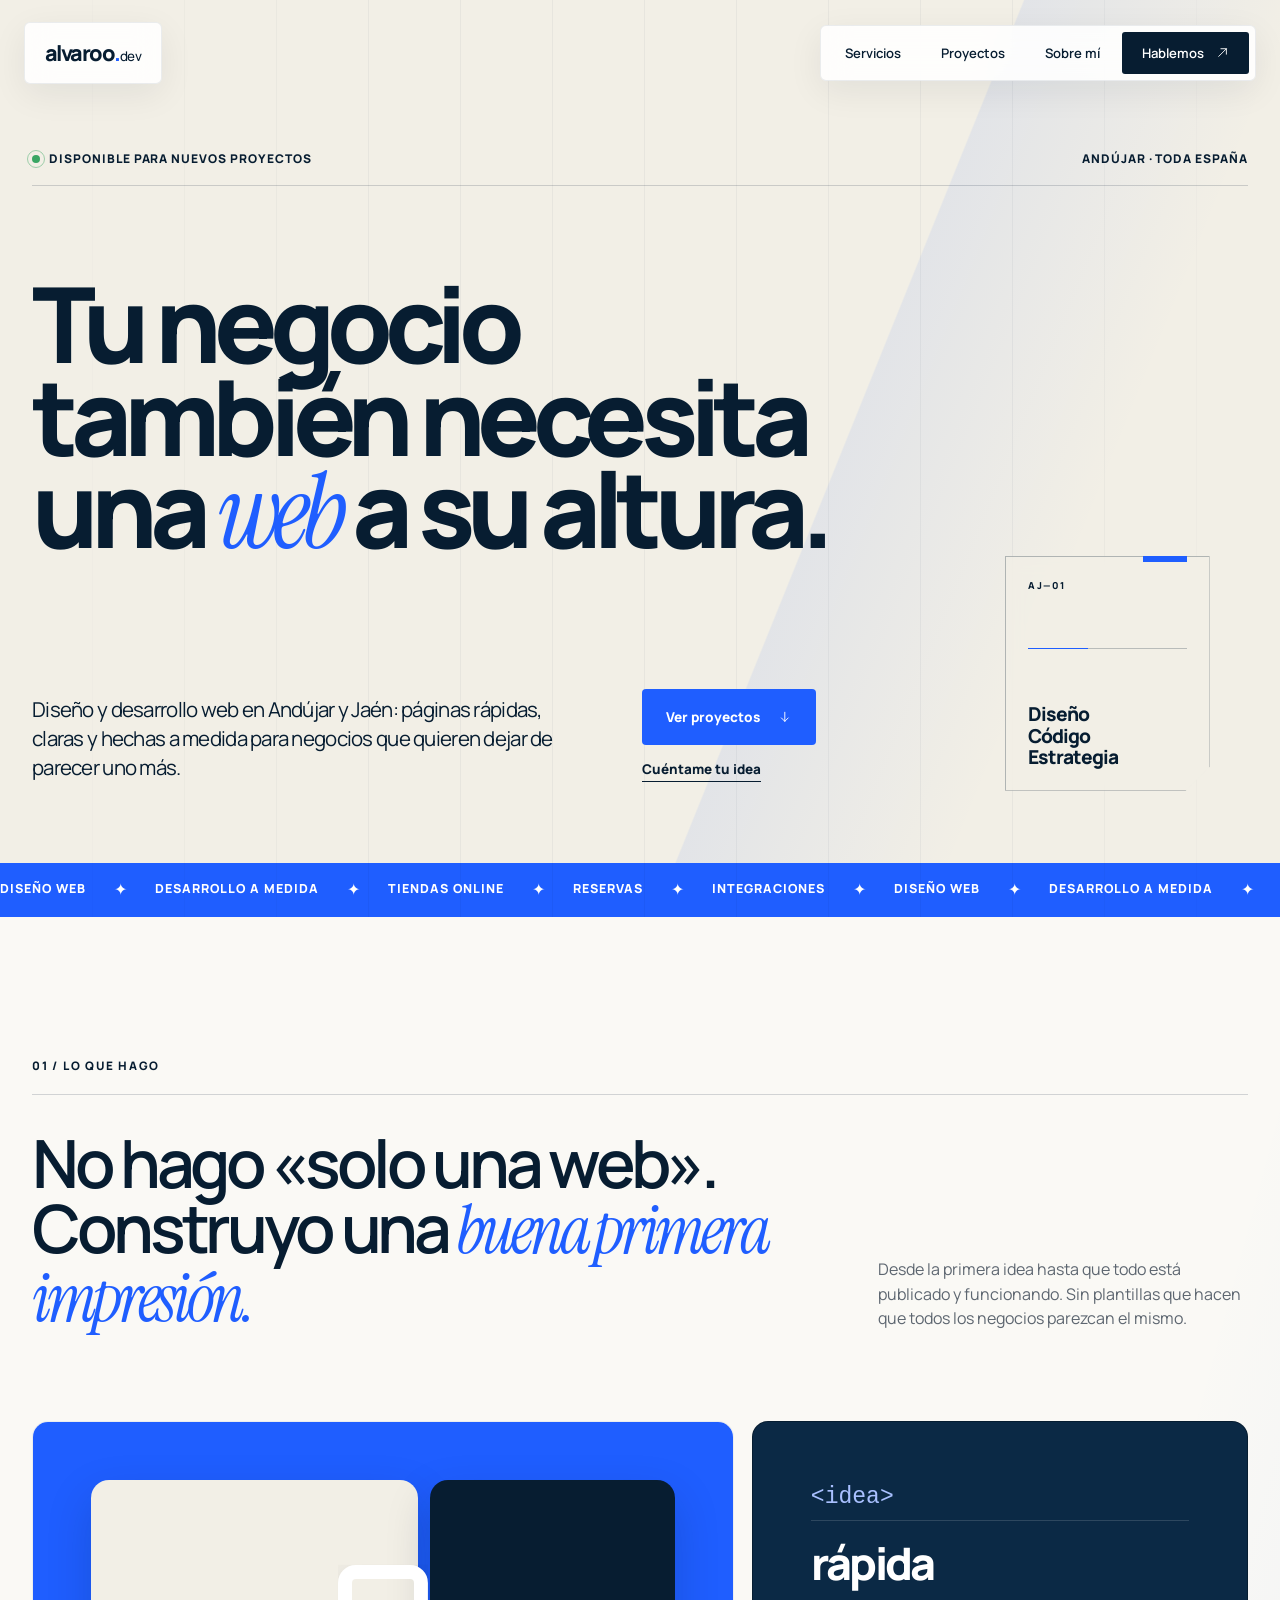
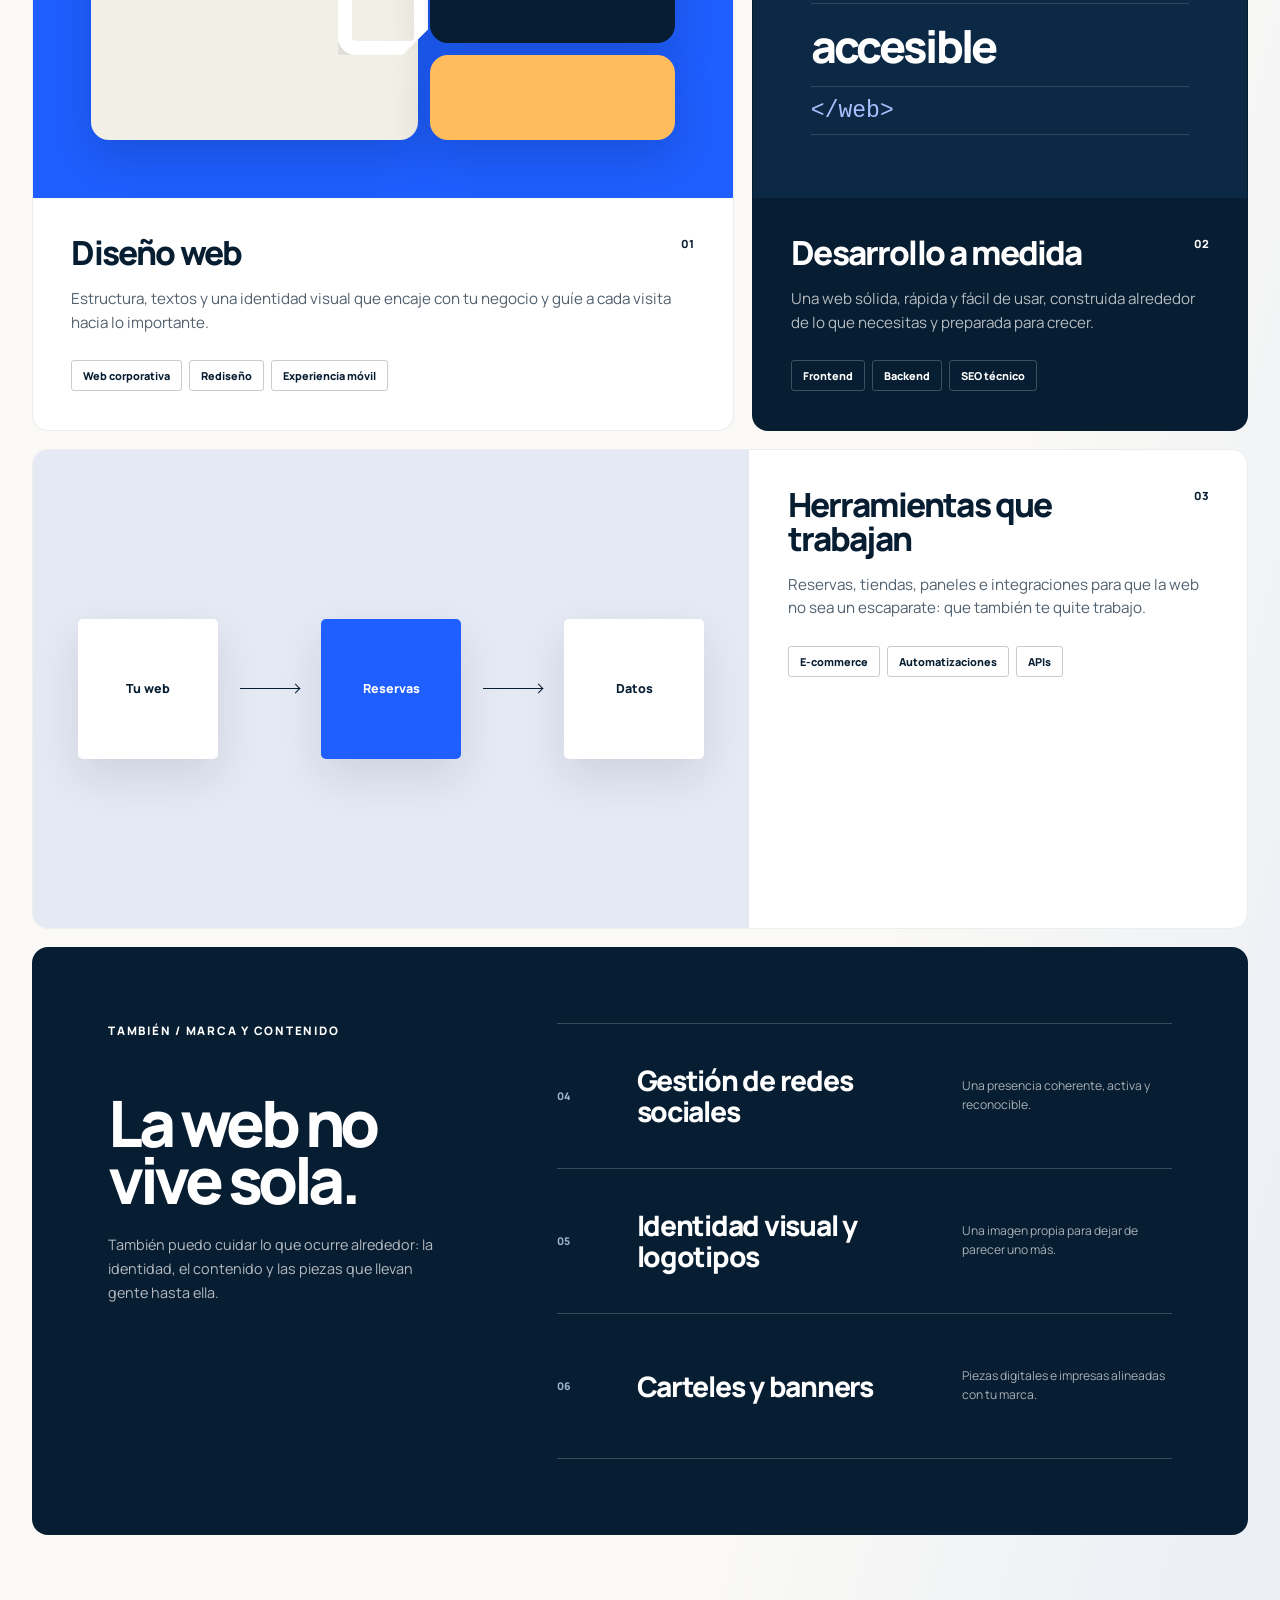
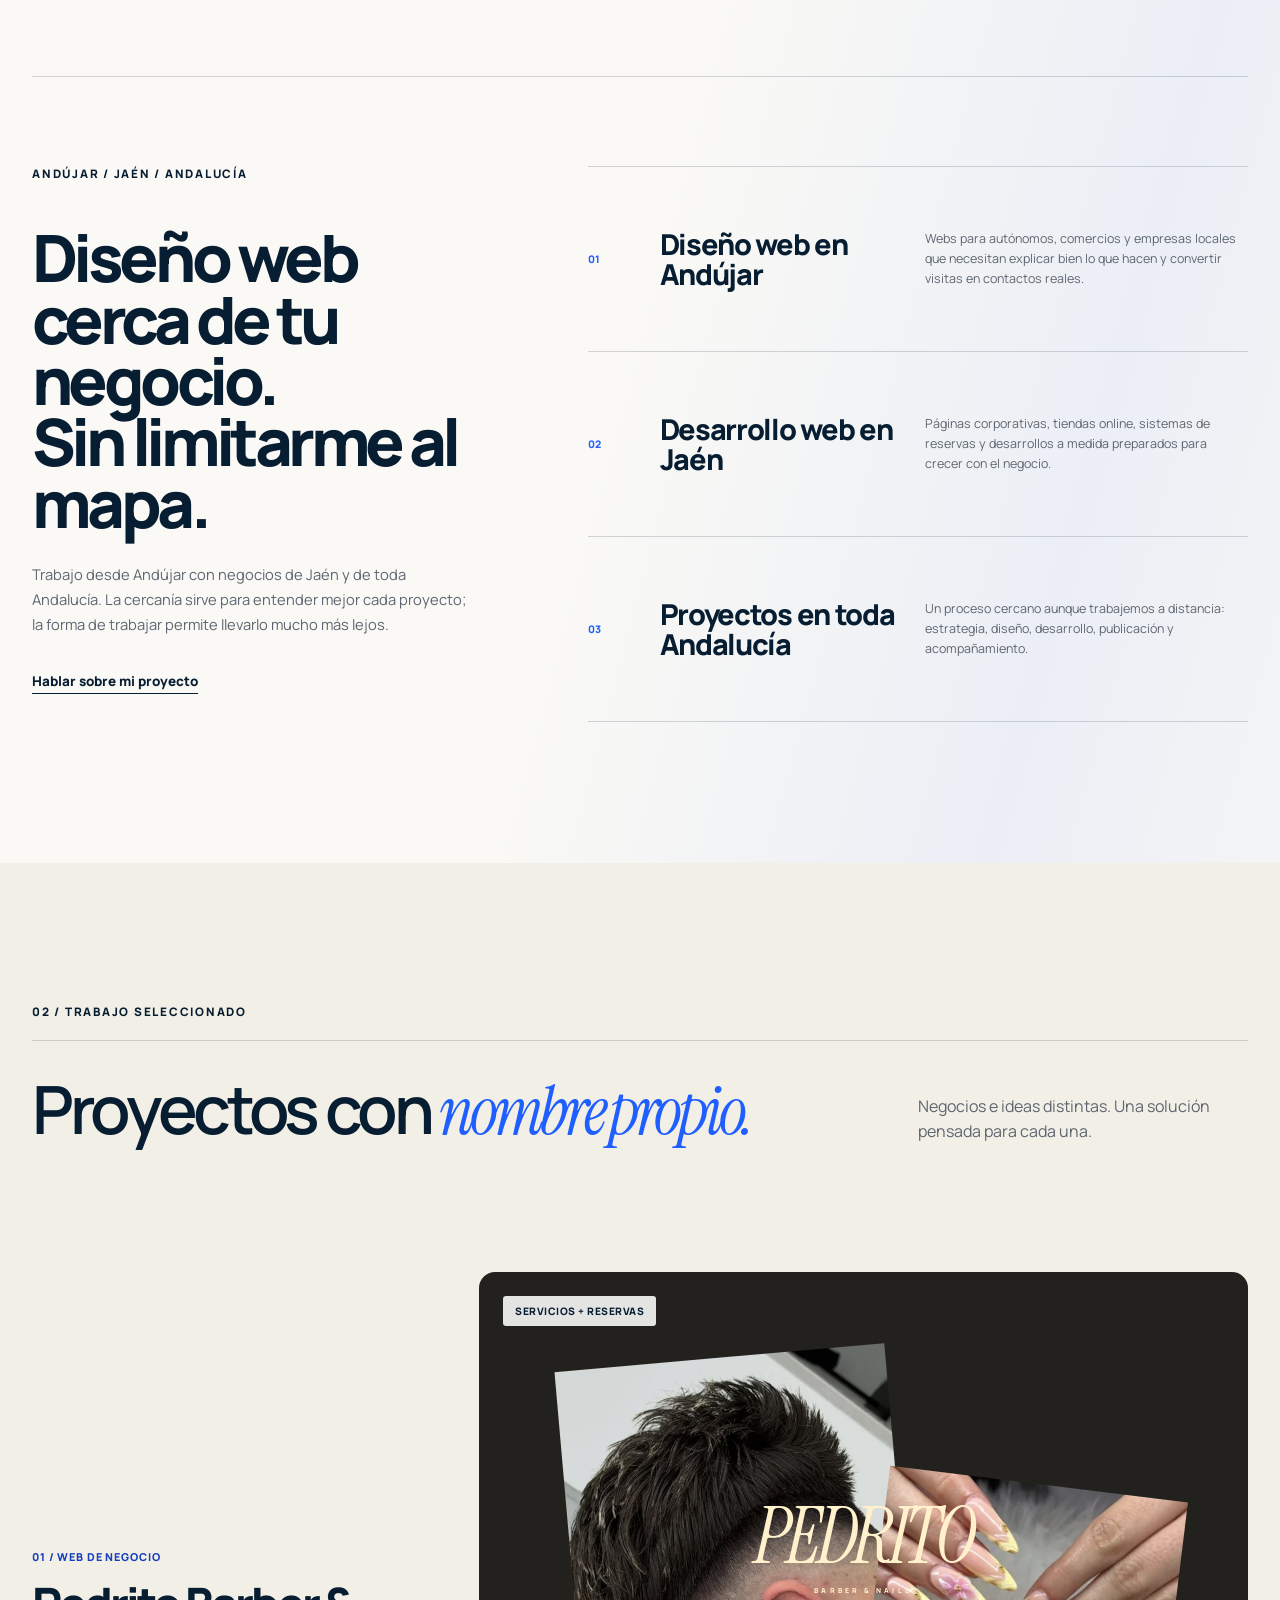
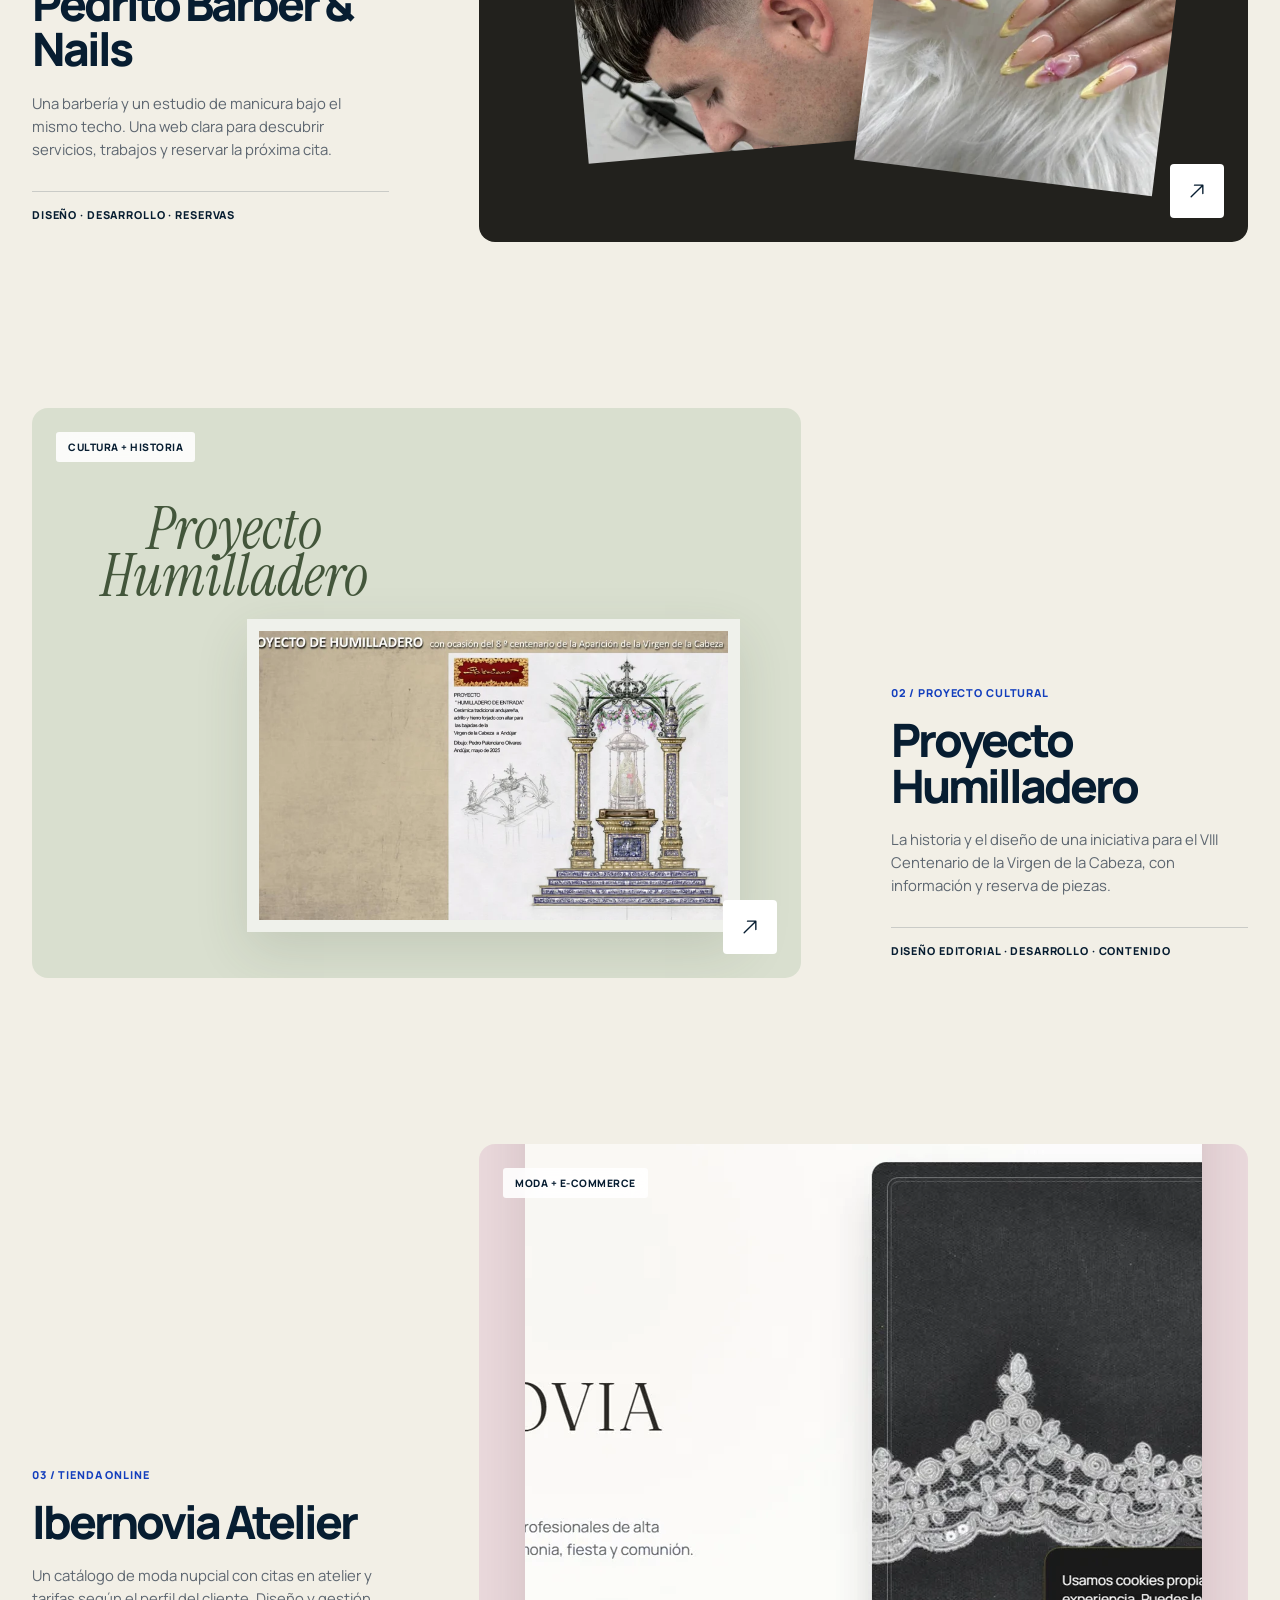
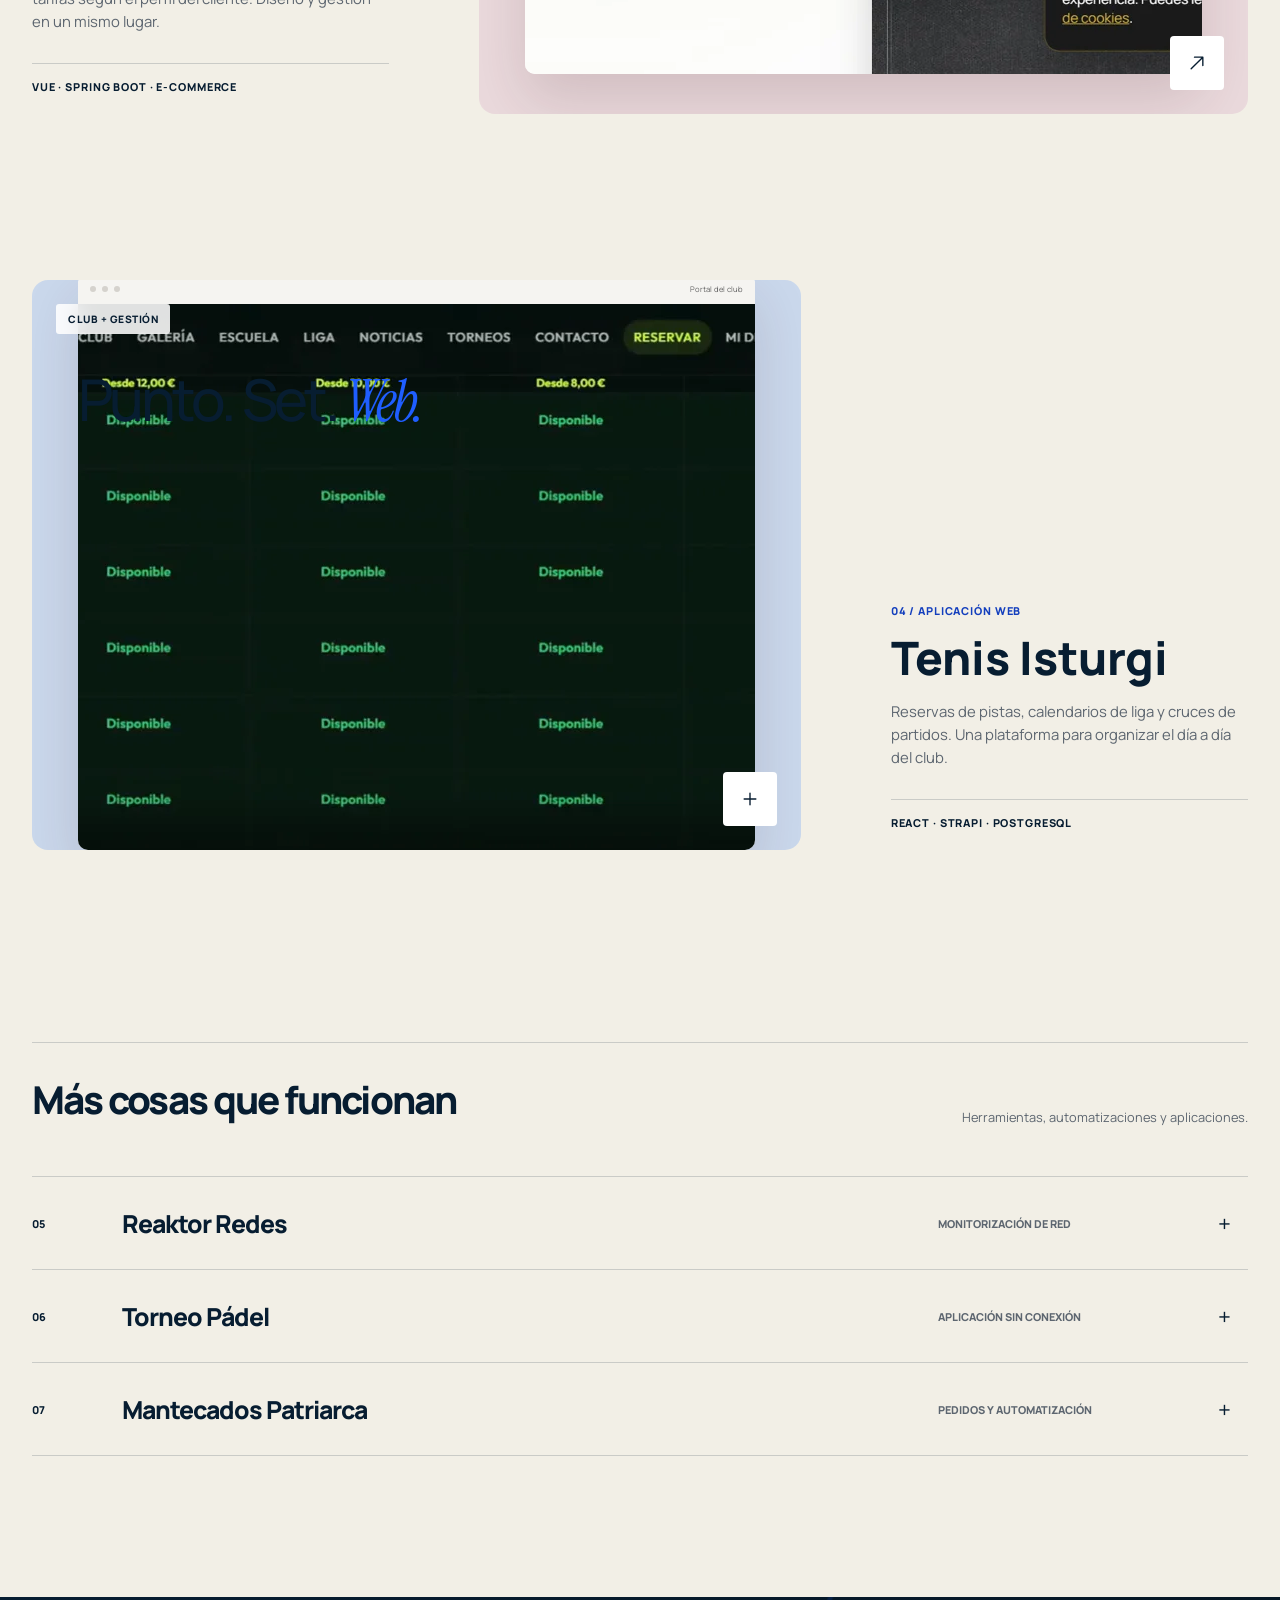
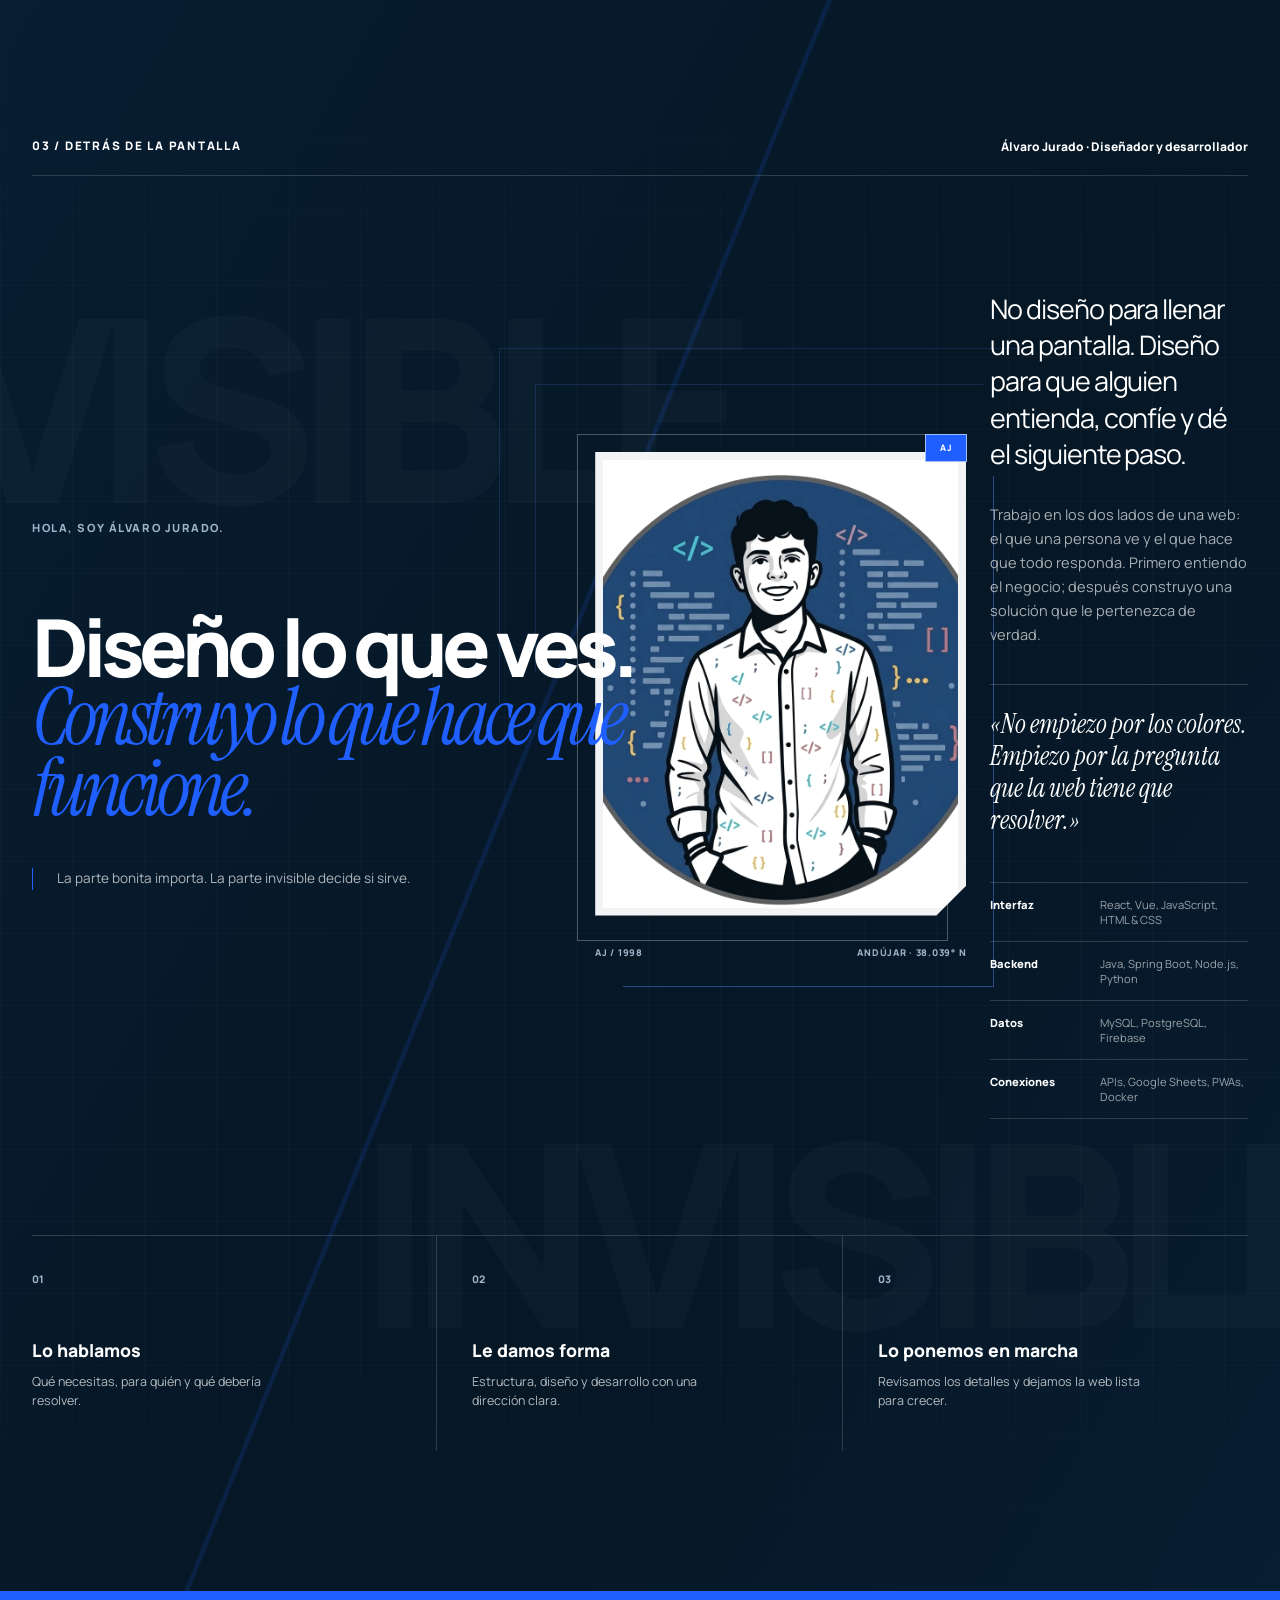
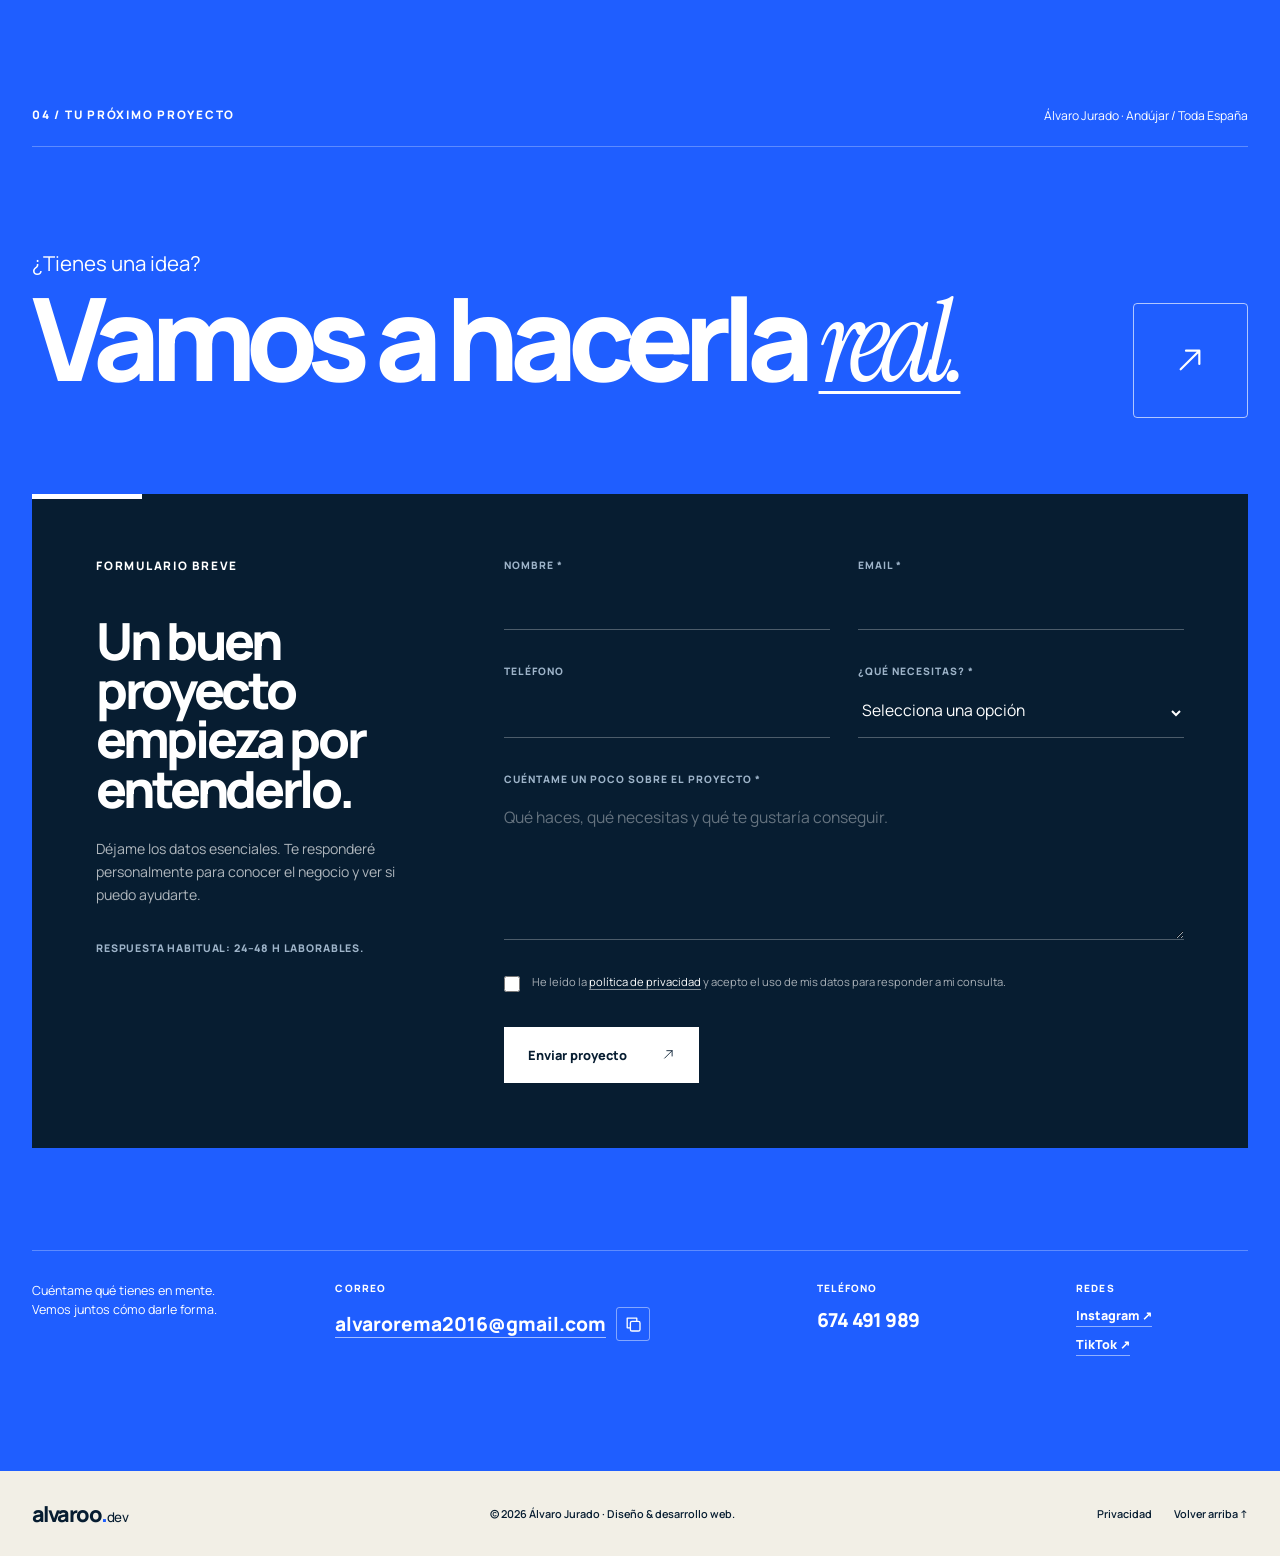
<file: index.html>
<!doctype html>
<html lang="es">
  <head>
    <meta charset="UTF-8" />
    <meta name="viewport" content="width=device-width, initial-scale=1.0" />
    <meta name="theme-color" content="#f2efe6" />
    <meta name="color-scheme" content="light" />
    <title>Diseño web en Andújar y Jaén | Alvaroo.dev</title>
    <meta
      name="description"
      content="Diseño y desarrollo web en Andújar y Jaén para negocios: webs corporativas, tiendas online, reservas y soluciones a medida en toda Andalucía."
    />
    <meta name="robots" content="index, follow, max-image-preview:large" />
    <link rel="canonical" href="https://alvaroo.dev/" />
    <meta property="og:type" content="website" />
    <meta property="og:locale" content="es_ES" />
    <meta property="og:site_name" content="Alvaroo.dev" />
    <meta property="og:url" content="https://alvaroo.dev/" />
    <meta
      property="og:title"
      content="Diseño web en Andújar y Jaén | Alvaroo.dev"
    />
    <meta
      property="og:description"
      content="Webs corporativas, tiendas online, reservas y desarrollo a medida para negocios de Andújar, Jaén y Andalucía."
    />
    <meta
      property="og:image"
      content="https://alvaroo.dev/images/og-alvaroo-dev.png"
    />
    <meta
      property="og:image:alt"
      content="Alvaroo.dev, diseño y desarrollo web por Álvaro Jurado"
    />
    <meta name="twitter:card" content="summary_large_image" />
    <meta
      name="twitter:title"
      content="Diseño web en Andújar y Jaén | Alvaroo.dev"
    />
    <meta
      name="twitter:description"
      content="Webs a medida, tiendas online, reservas e integraciones para negocios."
    />
    <meta
      name="twitter:image"
      content="https://alvaroo.dev/images/og-alvaroo-dev.png"
    />
    <script type="application/ld+json">
      {
        "@context": "https://schema.org",
        "@graph": [
          {
            "@type": "ProfessionalService",
            "@id": "https://alvaroo.dev/#business",
            "name": "Alvaroo.dev",
            "legalName": "Álvaro Jurado",
            "url": "https://alvaroo.dev/",
            "logo": "https://alvaroo.dev/images/logo.png",
            "image": "https://alvaroo.dev/images/og-alvaroo-dev.png",
            "description": "Diseño y desarrollo web a medida para negocios de Andújar, Jaén y toda Andalucía.",
            "telephone": "+34674491989",
            "email": "alvarorema2016@gmail.com",
            "priceRange": "€€",
            "address": {
              "@type": "PostalAddress",
              "addressLocality": "Andújar",
              "addressRegion": "Jaén",
              "addressCountry": "ES"
            },
            "areaServed": [
              { "@type": "City", "name": "Andújar" },
              { "@type": "AdministrativeArea", "name": "Jaén" },
              { "@type": "AdministrativeArea", "name": "Andalucía" }
            ],
            "founder": { "@id": "https://alvaroo.dev/#alvaro" },
            "sameAs": [
              "https://www.instagram.com/alvaroo.dev/",
              "https://www.tiktok.com/@alvaroo.dev"
            ]
          },
          {
            "@type": "Person",
            "@id": "https://alvaroo.dev/#alvaro",
            "name": "Álvaro Jurado",
            "jobTitle": "Diseñador y desarrollador web",
            "url": "https://alvaroo.dev/",
            "image": "https://alvaroo.dev/images/logo.jpeg",
            "worksFor": { "@id": "https://alvaroo.dev/#business" }
          },
          {
            "@type": "WebSite",
            "@id": "https://alvaroo.dev/#website",
            "url": "https://alvaroo.dev/",
            "name": "Alvaroo.dev",
            "inLanguage": "es-ES",
            "publisher": { "@id": "https://alvaroo.dev/#business" }
          }
        ]
      }
    </script>
    <link rel="icon" href="images/favicon.svg" type="image/svg+xml" />
    <link
      rel="preload"
      href="fonts/manrope-800.woff"
      as="font"
      type="font/woff"
      crossorigin
    />
    <link
      rel="preload"
      href="fonts/instrument-serif.woff"
      as="font"
      type="font/woff"
      crossorigin
    />
    <link rel="stylesheet" href="style.css?v=3.1.0" />
    <script src="app.js?v=3.1.0" defer></script>
  </head>
  <body>
    <svg class="icon-sprite" aria-hidden="true">
      <symbol id="icon-arrow" viewBox="0 0 24 24">
        <path d="M5 19 19 5M9 5h10v10" />
      </symbol>
      <symbol id="icon-down" viewBox="0 0 24 24">
        <path d="M12 4v16M6 14l6 6 6-6" />
      </symbol>
      <symbol id="icon-plus" viewBox="0 0 24 24">
        <path d="M12 5v14M5 12h14" />
      </symbol>
      <symbol id="icon-copy" viewBox="0 0 24 24">
        <rect x="8" y="8" width="12" height="12" rx="2" />
        <path d="M16 8V4H4v12h4" />
      </symbol>
    </svg>

    <a class="skip-link" href="#contenido">Saltar al contenido</a>

    <header class="site-header" id="site-header">
      <div class="header-shell">
        <a class="brand" href="#inicio" aria-label="alvaroo.dev — Inicio"
          >alvaroo<span>.</span><small>dev</small></a
        >
        <button
          class="menu-toggle"
          type="button"
          aria-expanded="false"
          aria-controls="navigation"
          aria-label="Abrir menú"
        >
          <span></span><span></span>
        </button>
        <nav
          class="navigation"
          id="navigation"
          aria-label="Navegación principal"
        >
          <a href="#servicios">Servicios</a><a href="#proyectos">Proyectos</a
          ><a href="#sobre-mi">Sobre mí</a>
          <a class="nav-cta" href="#contacto"
            >Hablemos
            <svg class="icon" aria-hidden="true"><use href="#icon-arrow" /></svg
          ></a>
        </nav>
      </div>
    </header>

    <main id="contenido">
      <section class="hero" id="inicio" aria-labelledby="hero-title">
        <div class="hero-signal" aria-hidden="true">
          <span class="signal-index">AJ—01</span>
          <span class="signal-rule"></span>
          <span class="signal-copy">Diseño<br />Código<br />Estrategia</span>
        </div>
        <div class="hero-inner">
          <div class="hero-meta reveal">
            <p>
              <span class="status-dot"></span> Disponible para nuevos proyectos
            </p>
            <p>Andújar · Toda España</p>
          </div>
          <h1 id="hero-title" class="reveal">
            Tu negocio<br />también necesita<br />una <em>web</em> a su altura.
          </h1>
          <div class="hero-bottom reveal">
            <p class="hero-intro">
              Diseño y desarrollo web en Andújar y Jaén: páginas rápidas,
              claras y hechas a medida para negocios que quieren dejar de
              parecer uno más.
            </p>
            <div class="hero-actions">
              <a class="button button-primary" href="#proyectos"
                >Ver proyectos
                <svg class="icon" aria-hidden="true">
                  <use href="#icon-down" /></svg
              ></a>
              <a class="text-link" href="#formulario"
                >Cuéntame tu idea</a
              >
            </div>
          </div>
        </div>
        <div class="hero-marquee" aria-hidden="true">
          <div>
            <span>Diseño web</span><i>✦</i><span>Desarrollo a medida</span
            ><i>✦</i><span>Tiendas online</span><i>✦</i><span>Reservas</span
            ><i>✦</i><span>Integraciones</span><i>✦</i><span>Diseño web</span
            ><i>✦</i><span>Desarrollo a medida</span><i>✦</i
            ><span>Tiendas online</span><i>✦</i>
          </div>
        </div>
      </section>

      <section
        class="services section"
        id="servicios"
        aria-labelledby="services-title"
      >
        <div class="container">
          <div class="section-intro reveal">
            <p class="section-label">01 / Lo que hago</p>
            <h2 id="services-title">
              No hago «solo una web».<br />Construyo una
              <em>buena primera impresión.</em>
            </h2>
            <p>
              Desde la primera idea hasta que todo está publicado y funcionando.
              Sin plantillas que hacen que todos los negocios parezcan el mismo.
            </p>
          </div>
          <div class="service-grid">
            <article class="service-card service-card-blue reveal">
              <div class="service-visual visual-layout" aria-hidden="true">
                <span></span><span></span><span></span><span></span>
              </div>
              <div class="service-content">
                <p class="service-number">01</p>
                <h3>Diseño web</h3>
                <p>
                  Estructura, textos y una identidad visual que encaje con tu
                  negocio y guíe a cada visita hacia lo importante.
                </p>
                <ul>
                  <li>Web corporativa</li>
                  <li>Rediseño</li>
                  <li>Experiencia móvil</li>
                </ul>
              </div>
            </article>
            <article class="service-card service-card-dark reveal">
              <div class="service-visual visual-code" aria-hidden="true">
                <span>&lt;idea&gt;</span><span>rápida</span
                ><span>accesible</span><span>&lt;/web&gt;</span>
              </div>
              <div class="service-content">
                <p class="service-number">02</p>
                <h3>Desarrollo a medida</h3>
                <p>
                  Una web sólida, rápida y fácil de usar, construida alrededor
                  de lo que necesitas y preparada para crecer.
                </p>
                <ul>
                  <li>Frontend</li>
                  <li>Backend</li>
                  <li>SEO técnico</li>
                </ul>
              </div>
            </article>
            <article class="service-card service-card-light reveal">
              <div class="service-visual visual-flow" aria-hidden="true">
                <span>Tu web</span><i></i><span>Reservas</span><i></i
                ><span>Datos</span>
              </div>
              <div class="service-content">
                <p class="service-number">03</p>
                <h3>Herramientas que trabajan</h3>
                <p>
                  Reservas, tiendas, paneles e integraciones para que la web no
                  sea un escaparate: que también te quite trabajo.
                </p>
                <ul>
                  <li>E-commerce</li>
                  <li>Automatizaciones</li>
                  <li>APIs</li>
                </ul>
              </div>
            </article>
          </div>

          <div class="studio-services reveal" aria-labelledby="studio-title">
            <div class="studio-heading">
              <p class="section-label">También / Marca y contenido</p>
              <h3 id="studio-title">La web no vive sola.</h3>
              <p>
                También puedo cuidar lo que ocurre alrededor: la identidad, el
                contenido y las piezas que llevan gente hasta ella.
              </p>
            </div>
            <div class="studio-list">
              <article>
                <span>04</span>
                <h4>Gestión de redes sociales</h4>
                <p>Una presencia coherente, activa y reconocible.</p>
              </article>
              <article>
                <span>05</span>
                <h4>Identidad visual y logotipos</h4>
                <p>Una imagen propia para dejar de parecer uno más.</p>
              </article>
              <article>
                <span>06</span>
                <h4>Carteles y banners</h4>
                <p>Piezas digitales e impresas alineadas con tu marca.</p>
              </article>
            </div>
          </div>

          <div class="local-focus" aria-labelledby="local-title">
            <div class="local-focus-heading reveal">
              <p class="section-label">Andújar / Jaén / Andalucía</p>
              <h3 id="local-title">
                Diseño web cerca de tu negocio.<br />Sin limitarme al mapa.
              </h3>
              <p>
                Trabajo desde Andújar con negocios de Jaén y de toda Andalucía.
                La cercanía sirve para entender mejor cada proyecto; la forma
                de trabajar permite llevarlo mucho más lejos.
              </p>
              <a class="text-link" href="#formulario"
                >Hablar sobre mi proyecto</a
              >
            </div>
            <div class="local-focus-list reveal">
              <article>
                <span>01</span>
                <h4>Diseño web en Andújar</h4>
                <p>
                  Webs para autónomos, comercios y empresas locales que
                  necesitan explicar bien lo que hacen y convertir visitas en
                  contactos reales.
                </p>
              </article>
              <article>
                <span>02</span>
                <h4>Desarrollo web en Jaén</h4>
                <p>
                  Páginas corporativas, tiendas online, sistemas de reservas y
                  desarrollos a medida preparados para crecer con el negocio.
                </p>
              </article>
              <article>
                <span>03</span>
                <h4>Proyectos en toda Andalucía</h4>
                <p>
                  Un proceso cercano aunque trabajemos a distancia: estrategia,
                  diseño, desarrollo, publicación y acompañamiento.
                </p>
              </article>
            </div>
          </div>
        </div>
      </section>

      <section
        class="projects section"
        id="proyectos"
        aria-labelledby="projects-title"
      >
        <div class="container">
          <div class="projects-heading reveal">
            <p class="section-label">02 / Trabajo seleccionado</p>
            <h2 id="projects-title">Proyectos con <em>nombre propio.</em></h2>
            <p>
              Negocios e ideas distintas. Una solución pensada para cada una.
            </p>
          </div>
          <div class="project-list">
            <article class="project project-pedrito reveal">
              <a
                class="project-media"
                href="https://pedritobarbershopandnails.es/"
                target="_blank"
                rel="noopener noreferrer"
                aria-label="Visitar Pedrito Barber & Nails (nueva pestaña)"
              >
                <span class="project-tag">Servicios + reservas</span>
                <span class="pedrito-gallery"
                  ><img
                    src="images/pedrito-cut.webp"
                    alt="Corte de cabello de Pedrito Barber"
                    width="525"
                    height="700"
                    fetchpriority="high"
                  /><img
                    src="images/pedrito-nails.webp"
                    alt="Manicura de Nails Dreams & Beauty"
                    width="340"
                    height="450"
                    loading="lazy"
                  /><strong aria-hidden="true"
                    >PEDRITO<small>BARBER & NAILS</small></strong
                  ></span
                >
                <span class="media-arrow" aria-hidden="true"
                  ><svg class="icon"><use href="#icon-arrow" /></svg
                ></span>
              </a>
              <div class="project-info">
                <p class="project-index">01 / Web de negocio</p>
                <h3>
                  <a
                    href="https://pedritobarbershopandnails.es/"
                    target="_blank"
                    rel="noopener noreferrer"
                    >Pedrito Barber & Nails</a
                  >
                </h3>
                <p>
                  Una barbería y un estudio de manicura bajo el mismo techo. Una
                  web clara para descubrir servicios, trabajos y reservar la
                  próxima cita.
                </p>
                <p class="project-tech">Diseño · Desarrollo · Reservas</p>
              </div>
            </article>
            <article class="project project-humilladero reveal">
              <a
                class="project-media"
                href="https://proyectohumilladero.es/"
                target="_blank"
                rel="noopener noreferrer"
                aria-label="Visitar Proyecto Humilladero (nueva pestaña)"
              >
                <span class="project-tag">Cultura + historia</span
                ><span class="humilladero-gallery"
                  ><strong aria-hidden="true"
                    >Proyecto<br /><em>Humilladero</em></strong
                  ><img
                    src="images/humilladero.webp"
                    alt="Diseño del monumento del Proyecto Humilladero"
                    width="850"
                    height="478"
                    loading="lazy" /></span
                ><span class="media-arrow" aria-hidden="true"
                  ><svg class="icon"><use href="#icon-arrow" /></svg
                ></span>
              </a>
              <div class="project-info">
                <p class="project-index">02 / Proyecto cultural</p>
                <h3>
                  <a
                    href="https://proyectohumilladero.es/"
                    target="_blank"
                    rel="noopener noreferrer"
                    >Proyecto Humilladero</a
                  >
                </h3>
                <p>
                  La historia y el diseño de una iniciativa para el VIII
                  Centenario de la Virgen de la Cabeza, con información y
                  reserva de piezas.
                </p>
                <p class="project-tech">
                  Diseño editorial · Desarrollo · Contenido
                </p>
              </div>
            </article>
            <article class="project project-ibernovia reveal">
              <a
                class="project-media"
                href="https://ibernovia.es/"
                target="_blank"
                rel="noopener noreferrer"
                aria-label="Visitar Ibernovia Atelier (nueva pestaña)"
              >
                <span class="project-tag">Moda + e-commerce</span
                ><span class="browser-frame"
                  ><span class="browser-bar" aria-hidden="true"
                    ><i></i><i></i><i></i><small>ibernovia.es</small></span
                  ><img
                    src="images/ibernovia.webp"
                    alt="Captura de Ibernovia Atelier"
                    width="1400"
                    height="652"
                    loading="lazy" /></span
                ><span class="media-arrow" aria-hidden="true"
                  ><svg class="icon"><use href="#icon-arrow" /></svg
                ></span>
              </a>
              <div class="project-info">
                <p class="project-index">03 / Tienda online</p>
                <h3>
                  <a
                    href="https://ibernovia.es/"
                    target="_blank"
                    rel="noopener noreferrer"
                    >Ibernovia Atelier</a
                  >
                </h3>
                <p>
                  Un catálogo de moda nupcial con citas en atelier y tarifas
                  según el perfil del cliente. Diseño y gestión en un mismo
                  lugar.
                </p>
                <p class="project-tech">Vue · Spring Boot · E-commerce</p>
              </div>
            </article>
            <article class="project project-tenis reveal">
              <button
                class="project-media"
                type="button"
                data-project="tenis"
                aria-haspopup="dialog"
                aria-label="Ver detalles de Tenis Isturgi"
              >
                <span class="project-tag">Club + gestión</span
                ><span class="tenis-heading" aria-hidden="true"
                  >Punto. Set. <em>Web.</em></span
                ><span class="browser-frame"
                  ><span class="browser-bar" aria-hidden="true"
                    ><i></i><i></i><i></i><small>Portal del club</small></span
                  ><img
                    src="images/tenis.webp"
                    alt="Captura del portal deportivo Tenis Isturgi"
                    width="1400"
                    height="546"
                    loading="lazy" /></span
                ><span class="media-arrow" aria-hidden="true"
                  ><svg class="icon"><use href="#icon-plus" /></svg
                ></span>
              </button>
              <div class="project-info">
                <p class="project-index">04 / Aplicación web</p>
                <h3>
                  <button
                    type="button"
                    data-project="tenis"
                    aria-haspopup="dialog"
                  >
                    Tenis Isturgi
                  </button>
                </h3>
                <p>
                  Reservas de pistas, calendarios de liga y cruces de partidos.
                  Una plataforma para organizar el día a día del club.
                </p>
                <p class="project-tech">React · Strapi · PostgreSQL</p>
              </div>
            </article>
          </div>

          <div class="archive reveal">
            <div class="archive-title">
              <h3>Más cosas que funcionan</h3>
              <p>Herramientas, automatizaciones y aplicaciones.</p>
            </div>
            <details>
              <summary>
                <span>05</span><strong>Reaktor Redes</strong
                ><small>Monitorización de red</small><i>+</i>
              </summary>
              <div class="archive-body">
                <img
                  src="images/redes.webp"
                  alt="Mapa de aulas y equipos de Reaktor Redes"
                  width="1000"
                  height="633"
                  loading="lazy"
                />
                <div>
                  <p>
                    Un mapa interactivo del instituto para comprobar equipos
                    activos y localizar incidencias de red por aula.
                  </p>
                  <p class="project-tech">Spring Boot · Sockets TCP · SVG</p>
                  <button
                    type="button"
                    data-project="redes"
                    aria-haspopup="dialog"
                  >
                    Ver proyecto ↗
                  </button>
                </div>
              </div>
            </details>
            <details>
              <summary>
                <span>06</span><strong>Torneo Pádel</strong
                ><small>Aplicación sin conexión</small><i>+</i>
              </summary>
              <div class="archive-body">
                <img
                  src="images/padel.webp"
                  alt="Aplicación para organizar torneos de pádel"
                  width="1400"
                  height="511"
                  loading="lazy"
                />
                <div>
                  <p>
                    Horarios según disponibilidad, funcionamiento sin conexión y
                    exportación de agendas a calendario e imagen.
                  </p>
                  <p class="project-tech">JavaScript · PWA · iCal</p>
                  <button
                    type="button"
                    data-project="padel"
                    aria-haspopup="dialog"
                  >
                    Ver proyecto ↗
                  </button>
                </div>
              </div>
            </details>
            <details>
              <summary>
                <span>07</span><strong>Mantecados Patriarca</strong
                ><small>Pedidos y automatización</small><i>+</i>
              </summary>
              <div class="archive-body">
                <img
                  src="images/patriarca.webp"
                  alt="Sistema de pedidos de Mantecados Patriarca"
                  width="1400"
                  height="580"
                  loading="lazy"
                />
                <div>
                  <p>
                    Gestión de pedidos para una campaña escolar, sincronizada
                    con Google Sheets para consultar y trabajar las ventas.
                  </p>
                  <p class="project-tech">
                    Spring Boot · Google Sheets · Firebase
                  </p>
                  <button
                    type="button"
                    data-project="patriarca"
                    aria-haspopup="dialog"
                  >
                    Ver proyecto ↗
                  </button>
                </div>
              </div>
            </details>
          </div>
        </div>
      </section>

      <section
        class="about section"
        id="sobre-mi"
        aria-labelledby="about-title"
      >
        <canvas
          class="about-canvas"
          id="about-canvas"
          aria-hidden="true"
        ></canvas>
        <div class="about-blueprint" aria-hidden="true">
          <span>VISIBLE</span><span>INVISIBLE</span><i></i><i></i><i></i>
        </div>
        <div class="container">
          <div class="about-head reveal">
            <p class="section-label">03 / Detrás de la pantalla</p>
            <p>Álvaro Jurado · Diseñador y desarrollador</p>
          </div>
          <div class="about-grid">
            <div class="about-statement reveal">
              <p class="about-name">Hola, soy Álvaro Jurado.</p>
              <h2 id="about-title">
                Diseño lo que ves.<br /><em
                  >Construyo lo que hace que funcione.</em
                >
              </h2>
              <p class="about-manifesto">
                La parte bonita importa. La parte invisible decide si sirve.
              </p>
            </div>
            <figure class="about-portrait reveal">
              <span class="portrait-marker" aria-hidden="true">AJ</span>
              <img
                src="images/logo.jpeg"
                alt="Retrato ilustrado de Álvaro Jurado"
                width="1024"
                height="1024"
                loading="lazy"
              />
              <figcaption>
                <span>AJ / 1998</span><span>Andújar · 38.039° N</span>
              </figcaption>
            </figure>
            <div class="about-copy reveal">
              <p class="about-lead">
                No diseño para llenar una pantalla. Diseño para que alguien
                entienda, confíe y dé el siguiente paso.
              </p>
              <p>
                Trabajo en los dos lados de una web: el que una persona ve y el
                que hace que todo responda. Primero entiendo el negocio; después
                construyo una solución que le pertenezca de verdad.
              </p>
              <blockquote>
                «No empiezo por los colores. Empiezo por la pregunta que la web
                tiene que resolver.»
              </blockquote>
              <div class="stack">
                <p><span>Interfaz</span> React, Vue, JavaScript, HTML & CSS</p>
                <p><span>Backend</span> Java, Spring Boot, Node.js, Python</p>
                <p><span>Datos</span> MySQL, PostgreSQL, Firebase</p>
                <p><span>Conexiones</span> APIs, Google Sheets, PWAs, Docker</p>
              </div>
            </div>
          </div>
          <div class="process reveal" aria-label="Proceso de trabajo">
            <article>
              <span>01</span>
              <h3>Lo hablamos</h3>
              <p>Qué necesitas, para quién y qué debería resolver.</p>
            </article>
            <article>
              <span>02</span>
              <h3>Le damos forma</h3>
              <p>Estructura, diseño y desarrollo con una dirección clara.</p>
            </article>
            <article>
              <span>03</span>
              <h3>Lo ponemos en marcha</h3>
              <p>Revisamos los detalles y dejamos la web lista para crecer.</p>
            </article>
          </div>
        </div>
      </section>

      <section class="contact" id="contacto" aria-labelledby="contact-title">
        <div class="container">
          <div class="contact-top reveal">
            <p class="section-label">04 / Tu próximo proyecto</p>
            <p>Álvaro Jurado · Andújar / Toda España</p>
          </div>
          <a
            class="contact-heading reveal"
            href="#formulario"
            ><span>¿Tienes una idea?</span>
            <h2 id="contact-title">Vamos a hacerla <em>real.</em></h2>
            <i aria-hidden="true"
              ><svg class="icon"><use href="#icon-arrow" /></svg></i
          ></a>
          <div class="contact-form-shell reveal" id="formulario">
            <div class="contact-form-intro">
              <p class="section-label">Formulario breve</p>
              <h3>Un buen proyecto empieza por entenderlo.</h3>
              <p>
                Déjame los datos esenciales. Te responderé personalmente para
                conocer el negocio y ver si puedo ayudarte.
              </p>
              <span>Respuesta habitual: 24–48 h laborables.</span>
            </div>
            <form
              class="contact-form"
              action="https://formsubmit.co/alvarorema2016@gmail.com"
              method="post"
              data-ajax-endpoint="https://formsubmit.co/ajax/alvarorema2016@gmail.com"
            >
              <input
                type="hidden"
                name="_subject"
                value="Nuevo proyecto desde alvaroo.dev"
              />
              <input type="hidden" name="_template" value="table" />
              <input
                type="hidden"
                name="_url"
                value="https://alvaroo.dev/#formulario"
              />
              <label class="form-honey" aria-hidden="true">
                No rellenar
                <input
                  type="text"
                  name="_honey"
                  tabindex="-1"
                  autocomplete="off"
                />
              </label>
              <label class="form-field">
                <span>Nombre *</span>
                <input
                  type="text"
                  name="Nombre"
                  autocomplete="name"
                  required
                />
              </label>
              <label class="form-field">
                <span>Email *</span>
                <input
                  type="email"
                  name="email"
                  autocomplete="email"
                  required
                />
              </label>
              <label class="form-field">
                <span>Teléfono</span>
                <input
                  type="tel"
                  name="Teléfono"
                  autocomplete="tel"
                  inputmode="tel"
                />
              </label>
              <label class="form-field">
                <span>¿Qué necesitas? *</span>
                <select name="Proyecto" required>
                  <option value="" selected disabled>Selecciona una opción</option>
                  <option>Web corporativa</option>
                  <option>Tienda online</option>
                  <option>Reservas o automatización</option>
                  <option>Rediseño de una web</option>
                  <option>Identidad visual o contenido</option>
                  <option>Otro proyecto</option>
                </select>
              </label>
              <label class="form-field form-field-full">
                <span>Cuéntame un poco sobre el proyecto *</span>
                <textarea
                  name="Mensaje"
                  rows="5"
                  required
                  placeholder="Qué haces, qué necesitas y qué te gustaría conseguir."
                ></textarea>
              </label>
              <label class="form-consent form-field-full">
                <input
                  type="checkbox"
                  name="Consentimiento"
                  value="Aceptado"
                  required
                />
                <span>
                  He leído la
                  <a href="privacidad.html" target="_blank" rel="noopener"
                    >política de privacidad</a
                  > y acepto el uso de mis datos para responder a mi consulta.
                </span>
              </label>
              <div class="form-actions form-field-full">
                <button class="form-submit" type="submit">
                  <span>Enviar proyecto</span>
                  <svg class="icon" aria-hidden="true">
                    <use href="#icon-arrow" />
                  </svg>
                </button>
                <p class="form-status" role="status" aria-live="polite"></p>
              </div>
            </form>
          </div>
          <div class="contact-bottom reveal">
            <p class="contact-intro">
              Cuéntame qué tienes en mente.<br />Vemos juntos cómo darle forma.
            </p>
            <div class="contact-channel">
              <span>Correo</span>
              <div class="email-wrap">
                <a href="mailto:alvarorema2016@gmail.com"
                  >alvarorema2016@gmail.com</a
                ><button
                  id="copy-email"
                  type="button"
                  aria-label="Copiar dirección de correo"
                >
                  <svg class="icon" aria-hidden="true">
                    <use href="#icon-copy" />
                  </svg></button
                ><span id="copy-status" role="status" aria-live="polite"></span>
              </div>
            </div>
            <a class="contact-channel" href="tel:+34674491989">
              <span>Teléfono</span><strong>674 491 989</strong>
            </a>
            <div class="contact-channel contact-socials">
              <span>Redes</span>
              <a
                href="https://www.instagram.com/alvaroo.dev/"
                target="_blank"
                rel="noopener noreferrer"
                >Instagram ↗</a
              >
              <a
                href="https://www.tiktok.com/@alvaroo.dev"
                target="_blank"
                rel="noopener noreferrer"
                >TikTok ↗</a
              >
            </div>
          </div>
        </div>
      </section>
    </main>

    <footer class="footer">
      <div class="container">
        <a class="brand" href="#inicio"
          >alvaroo<span>.</span><small>dev</small></a
        >
        <p>
          © <span id="year">2026</span> Álvaro Jurado · Diseño & desarrollo web.
        </p>
        <div class="footer-links">
          <a href="privacidad.html">Privacidad</a>
          <a href="#inicio">Volver arriba ↑</a>
        </div>
      </div>
    </footer>

    <dialog
      class="project-dialog"
      id="project-dialog"
      aria-labelledby="dialog-title"
    >
      <div class="dialog-inner">
        <button
          class="dialog-close"
          type="button"
          aria-label="Cerrar proyecto"
          autofocus
        >
          ×
        </button>
        <p class="section-label" id="dialog-category"></p>
        <h2 id="dialog-title"></h2>
        <img id="dialog-image" alt="" />
        <p id="dialog-description"></p>
        <p class="project-tech" id="dialog-technologies"></p>
      </div>
    </dialog>
  </body>
</html>
</file>
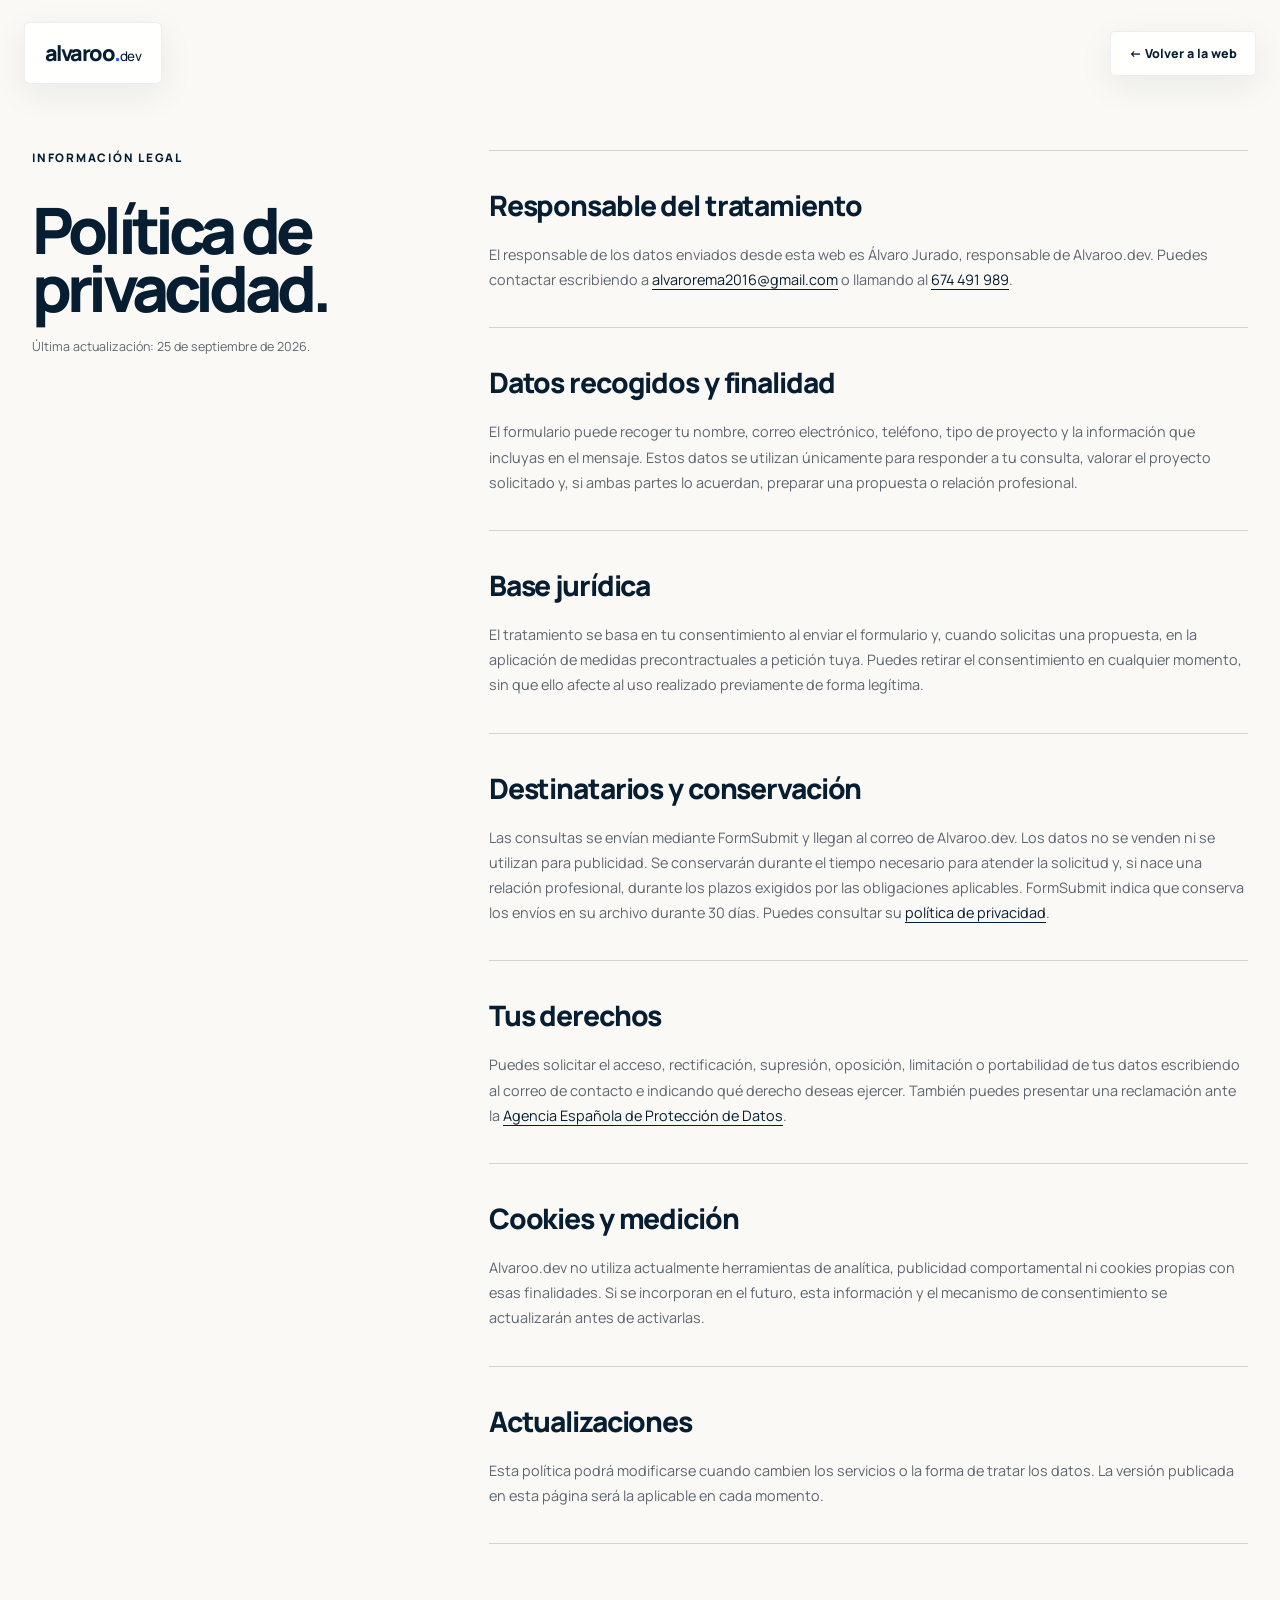
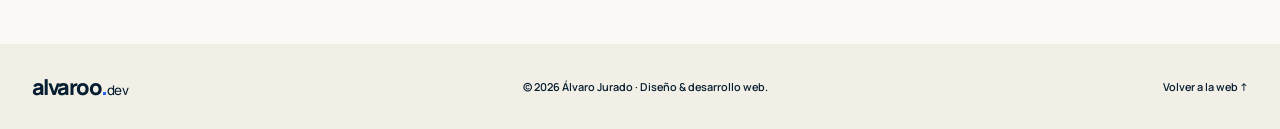
<file: privacidad.html>
<!doctype html>
<html lang="es">
  <head>
    <meta charset="UTF-8" />
    <meta name="viewport" content="width=device-width, initial-scale=1.0" />
    <meta name="theme-color" content="#f2efe6" />
    <title>Política de privacidad | Alvaroo.dev</title>
    <meta
      name="description"
      content="Información sobre el tratamiento de datos personales en Alvaroo.dev."
    />
    <meta name="robots" content="index, follow" />
    <link rel="canonical" href="https://alvaroo.dev/privacidad" />
    <link rel="icon" href="images/favicon.svg" type="image/svg+xml" />
    <link rel="stylesheet" href="style.css?v=3.1.0" />
    <script src="app.js?v=3.1.0" defer></script>
  </head>
  <body>
    <a class="skip-link" href="#contenido">Saltar al contenido</a>
    <header class="site-header" id="site-header">
      <div class="header-shell">
        <a class="brand" href="/" aria-label="Alvaroo.dev — Inicio"
          >alvaroo<span>.</span><small>dev</small></a
        >
        <a class="legal-back" href="/">← Volver a la web</a>
      </div>
    </header>

    <main class="legal-page" id="contenido">
      <div class="container legal-shell">
        <aside class="legal-aside">
          <p class="section-label">Información legal</p>
          <h1>Política de privacidad.</h1>
          <p>Última actualización: 25 de septiembre de 2026.</p>
        </aside>

        <div class="legal-content">
          <section>
            <h2>Responsable del tratamiento</h2>
            <p>
              El responsable de los datos enviados desde esta web es Álvaro
              Jurado, responsable de Alvaroo.dev. Puedes contactar escribiendo a
              <a href="mailto:alvarorema2016@gmail.com"
                >alvarorema2016@gmail.com</a
              > o llamando al <a href="tel:+34674491989">674 491 989</a>.
            </p>
          </section>

          <section>
            <h2>Datos recogidos y finalidad</h2>
            <p>
              El formulario puede recoger tu nombre, correo electrónico,
              teléfono, tipo de proyecto y la información que incluyas en el
              mensaje. Estos datos se utilizan únicamente para responder a tu
              consulta, valorar el proyecto solicitado y, si ambas partes lo
              acuerdan, preparar una propuesta o relación profesional.
            </p>
          </section>

          <section>
            <h2>Base jurídica</h2>
            <p>
              El tratamiento se basa en tu consentimiento al enviar el
              formulario y, cuando solicitas una propuesta, en la aplicación de
              medidas precontractuales a petición tuya. Puedes retirar el
              consentimiento en cualquier momento, sin que ello afecte al uso
              realizado previamente de forma legítima.
            </p>
          </section>

          <section>
            <h2>Destinatarios y conservación</h2>
            <p>
              Las consultas se envían mediante FormSubmit y llegan al correo de
              Alvaroo.dev. Los datos no se venden ni se utilizan para publicidad.
              Se conservarán durante el tiempo necesario para atender la
              solicitud y, si nace una relación profesional, durante los plazos
              exigidos por las obligaciones aplicables. FormSubmit indica que
              conserva los envíos en su archivo durante 30 días. Puedes consultar
              su <a href="https://formsubmit.co/privacy.pdf" rel="external"
                >política de privacidad</a
              >.
            </p>
          </section>

          <section>
            <h2>Tus derechos</h2>
            <p>
              Puedes solicitar el acceso, rectificación, supresión, oposición,
              limitación o portabilidad de tus datos escribiendo al correo de
              contacto e indicando qué derecho deseas ejercer. También puedes
              presentar una reclamación ante la
              <a href="https://www.aepd.es/" rel="external"
                >Agencia Española de Protección de Datos</a
              >.
            </p>
          </section>

          <section>
            <h2>Cookies y medición</h2>
            <p>
              Alvaroo.dev no utiliza actualmente herramientas de analítica,
              publicidad comportamental ni cookies propias con esas finalidades.
              Si se incorporan en el futuro, esta información y el mecanismo de
              consentimiento se actualizarán antes de activarlas.
            </p>
          </section>

          <section>
            <h2>Actualizaciones</h2>
            <p>
              Esta política podrá modificarse cuando cambien los servicios o la
              forma de tratar los datos. La versión publicada en esta página será
              la aplicable en cada momento.
            </p>
          </section>
        </div>
      </div>
    </main>

    <footer class="footer">
      <div class="container">
        <a class="brand" href="/">alvaroo<span>.</span><small>dev</small></a>
        <p>
          © <span id="year">2026</span> Álvaro Jurado · Diseño & desarrollo web.
        </p>
        <div class="footer-links"><a href="/">Volver a la web ↑</a></div>
      </div>
    </footer>
  </body>
</html>
</file>
<file: style.css>
@font-face {
  font-family: "Manrope";
  src: url("fonts/manrope-400.woff") format("woff");
  font-weight: 400;
  font-style: normal;
  font-display: swap;
}

@font-face {
  font-family: "Manrope";
  src: url("fonts/manrope-500.woff") format("woff");
  font-weight: 500;
  font-style: normal;
  font-display: swap;
}

@font-face {
  font-family: "Manrope";
  src: url("fonts/manrope-600.woff") format("woff");
  font-weight: 600;
  font-style: normal;
  font-display: swap;
}

@font-face {
  font-family: "Manrope";
  src: url("fonts/manrope-800.woff") format("woff");
  font-weight: 800;
  font-style: normal;
  font-display: swap;
}

@font-face {
  font-family: "Instrument Serif";
  src: url("fonts/instrument-serif.woff") format("woff");
  font-weight: 400;
  font-style: normal;
  font-display: swap;
}

:root {
  --paper: #f2efe6;
  --paper-2: #faf9f5;
  --ink: #071d31;
  --blue: #1f5eff;
  --blue-deep: #143fbd;
  --line: rgba(7, 29, 49, 0.17);
  --muted: #5d6670;
  --white: #fff;
  --radius: 16px;
  --container: 1440px;
  --ease: cubic-bezier(0.22, 1, 0.36, 1);
}

*,
*::before,
*::after {
  box-sizing: border-box;
}

html {
  scroll-behavior: smooth;
  scroll-padding-top: 110px;
}

body {
  margin: 0;
  min-width: 320px;
  background: var(--paper);
  color: var(--ink);
  font-family: "Manrope", Arial, sans-serif;
  -webkit-font-smoothing: antialiased;
  text-rendering: optimizeLegibility;
}

body.menu-open,
body.modal-open {
  overflow: hidden;
}

img {
  display: block;
  max-width: 100%;
}

a {
  color: inherit;
  text-decoration: none;
}

button {
  margin: 0;
  border: 0;
  padding: 0;
  color: inherit;
  font: inherit;
}

button:not(:disabled),
summary {
  cursor: pointer;
}

p,
h1,
h2,
h3,
h4,
ul {
  margin: 0;
}

ul {
  padding: 0;
  list-style: none;
}

::selection {
  background: var(--blue);
  color: var(--white);
}

:focus-visible {
  outline: 3px solid #ff784f;
  outline-offset: 4px;
}

.icon-sprite {
  position: absolute;
  width: 0;
  height: 0;
  overflow: hidden;
}

.icon {
  width: 1em;
  height: 1em;
  fill: none;
  stroke: currentColor;
  stroke-width: 1.65;
  stroke-linecap: round;
  stroke-linejoin: round;
}

.skip-link {
  position: fixed;
  z-index: 1000;
  top: 12px;
  left: 12px;
  padding: 12px 18px;
  border-radius: 99px;
  background: var(--ink);
  color: var(--white);
  transform: translateY(-160%);
  transition: transform 0.2s;
}

.skip-link:focus {
  transform: translateY(0);
}

.container,
.hero-inner {
  width: min(calc(100% - 64px), var(--container));
  margin-inline: auto;
}

.section {
  padding: clamp(100px, 11vw, 180px) 0;
}

.section-label {
  font-size: 0.73rem;
  font-weight: 800;
  letter-spacing: 0.15em;
  text-transform: uppercase;
}

.brand {
  display: inline-flex;
  align-items: baseline;
  font-size: 1.35rem;
  font-weight: 800;
  letter-spacing: -0.07em;
}

.brand span {
  color: var(--blue);
}

.brand small {
  font-size: 0.62em;
  font-weight: 500;
  letter-spacing: -0.04em;
}

/* Header */
.site-header {
  position: fixed;
  z-index: 100;
  top: 0;
  left: 0;
  width: 100%;
  pointer-events: none;
}

.header-shell {
  display: flex;
  align-items: center;
  justify-content: space-between;
  width: min(calc(100% - 48px), 1460px);
  margin: 22px auto 0;
  transition: margin 0.35s var(--ease);
}

.site-header .brand,
.navigation,
.menu-toggle,
.legal-back {
  pointer-events: auto;
}

.legal-back {
  padding: 13px 18px;
  border: 1px solid rgba(7, 29, 49, 0.08);
  border-radius: 5px;
  background: rgba(255, 255, 255, 0.9);
  box-shadow: 0 10px 35px rgba(7, 29, 49, 0.07);
  font-size: 0.78rem;
  font-weight: 700;
  backdrop-filter: blur(14px);
}

.site-header .brand {
  padding: 15px 20px 16px;
  border: 1px solid rgba(7, 29, 49, 0.08);
  border-radius: 6px;
  background: rgba(255, 255, 255, 0.88);
  box-shadow: 0 10px 35px rgba(7, 29, 49, 0.07);
  backdrop-filter: blur(14px);
}

.navigation {
  display: flex;
  align-items: center;
  gap: 4px;
  padding: 6px;
  border: 1px solid rgba(7, 29, 49, 0.08);
  border-radius: 6px;
  background: rgba(255, 255, 255, 0.88);
  box-shadow: 0 10px 35px rgba(7, 29, 49, 0.07);
  backdrop-filter: blur(14px);
}

.navigation a {
  padding: 12px 18px;
  border-radius: 3px;
  font-size: 0.82rem;
  font-weight: 600;
  transition:
    background 0.25s,
    color 0.25s;
}

.navigation a:hover {
  background: var(--paper);
}

.navigation .nav-cta {
  display: flex;
  align-items: center;
  gap: 12px;
  padding-inline: 20px;
  background: var(--ink);
  color: var(--white);
}

.navigation .nav-cta:hover {
  background: var(--blue);
}

.site-header.is-scrolled .header-shell {
  margin-top: 12px;
}

.menu-toggle {
  display: none;
}

/* Hero */
.hero {
  position: relative;
  display: flex;
  min-height: 100svh;
  flex-direction: column;
  justify-content: flex-end;
  overflow: hidden;
  padding-top: 150px;
  background:
    linear-gradient(112deg, transparent 62%, rgba(31, 94, 255, 0.075) 62.1%, transparent 79%),
    var(--paper);
  isolation: isolate;
}

.hero::before,
.hero::after {
  position: absolute;
  z-index: 0;
  pointer-events: none;
  content: "";
}

.hero::before {
  inset: 0;
  background-image: linear-gradient(
    90deg,
    rgba(7, 29, 49, 0.045) 1px,
    transparent 1px
  );
  background-size: 92px 100%;
  mask-image: linear-gradient(90deg, transparent, black 28%, black 82%, transparent);
  animation: heroGridDrift 24s linear infinite;
}

.hero::after {
  top: 12%;
  bottom: 12%;
  left: 10%;
  width: 1px;
  background: linear-gradient(
    to bottom,
    transparent,
    rgba(31, 94, 255, 0.5),
    transparent
  );
  opacity: 0;
  animation: heroScan 12s var(--ease) infinite;
}

@keyframes heroGridDrift {
  to {
    background-position: 92px 0;
  }
}

@keyframes heroScan {
  0%,
  12% {
    left: 10%;
    opacity: 0;
  }
  24%,
  70% {
    opacity: 0.45;
  }
  88%,
  100% {
    left: 90%;
    opacity: 0;
  }
}

.hero-inner {
  position: relative;
  z-index: 2;
  display: grid;
  grid-template-columns: minmax(0, 1fr) 340px;
  gap: 40px;
  padding-bottom: clamp(70px, 9vh, 125px);
}

.hero-meta {
  grid-column: 1 / -1;
  display: flex;
  justify-content: space-between;
  padding-bottom: 18px;
  border-bottom: 1px solid var(--line);
  font-size: 0.75rem;
  font-weight: 700;
  letter-spacing: 0.08em;
  text-transform: uppercase;
}

.hero-meta p {
  display: flex;
  align-items: center;
  gap: 9px;
}

.status-dot {
  position: relative;
  display: inline-block;
  width: 8px;
  height: 8px;
  border-radius: 50%;
  background: #39a663;
}

.status-dot::after {
  position: absolute;
  inset: -5px;
  border: 1px solid rgba(57, 166, 99, 0.45);
  border-radius: inherit;
  content: "";
  animation: pulse 2.2s infinite;
}

@keyframes pulse {
  0%,
  100% {
    transform: scale(0.75);
    opacity: 0;
  }
  45% {
    transform: scale(1);
    opacity: 1;
  }
}

.hero h1 {
  grid-column: 1 / -1;
  max-width: 1250px;
  padding-top: clamp(26px, 4vw, 58px);
  font-size: clamp(4rem, 8.2vw, 8.7rem);
  font-weight: 800;
  letter-spacing: -0.075em;
  line-height: 0.88;
}

.hero h1 em,
.section-intro h2 em,
.projects-heading h2 em,
.about h2 em,
.contact-heading h2 em {
  color: var(--blue);
  font-family: "Instrument Serif", Georgia, serif;
  font-weight: 400;
}

.hero-bottom {
  grid-column: 1 / 2;
  display: grid;
  grid-template-columns: minmax(260px, 560px) auto;
  gap: 50px;
  align-items: end;
  margin-top: clamp(45px, 7vw, 90px);
}

.hero-intro {
  font-size: clamp(1.15rem, 1.6vw, 1.55rem);
  letter-spacing: -0.035em;
  line-height: 1.42;
}

.hero-actions {
  display: flex;
  flex-direction: column;
  gap: 15px;
  align-items: flex-start;
}

.button {
  display: inline-flex;
  align-items: center;
  justify-content: center;
  gap: 18px;
  min-height: 56px;
  padding: 0 24px;
  border-radius: 4px;
  font-size: 0.85rem;
  font-weight: 700;
  transition:
    transform 0.25s var(--ease),
    background 0.25s;
}

.button:hover {
  transform: translateY(-3px);
}

.button-primary {
  background: var(--blue);
  color: var(--white);
}

.button-primary:hover {
  background: var(--blue-deep);
}

.text-link {
  padding-bottom: 3px;
  border-bottom: 1px solid currentColor;
  font-size: 0.84rem;
  font-weight: 700;
}

.hero-signal {
  position: absolute;
  z-index: 1;
  right: 5.5vw;
  bottom: 14vh;
  display: flex;
  width: clamp(175px, 16vw, 255px);
  min-height: 235px;
  flex-direction: column;
  justify-content: space-between;
  padding: 22px;
  border: 1px solid rgba(7, 29, 49, 0.28);
  background: rgba(242, 239, 230, 0.68);
  box-shadow: 14px 14px 0 rgba(31, 94, 255, 0.09);
  backdrop-filter: blur(8px);
  clip-path: polygon(0 0, 100% 0, 100% calc(100% - 24px), calc(100% - 24px) 100%, 0 100%);
  animation: signalFloat 8s var(--ease) infinite;
}

.hero-signal::before {
  position: absolute;
  top: -1px;
  right: 22px;
  width: 44px;
  height: 6px;
  background: var(--blue);
  content: "";
}

.signal-index {
  font-size: 0.6rem;
  font-weight: 800;
  letter-spacing: 0.18em;
}

.signal-rule {
  position: relative;
  display: block;
  width: 100%;
  height: 1px;
  overflow: hidden;
  background: rgba(7, 29, 49, 0.24);
}

.signal-rule::after {
  position: absolute;
  top: 0;
  left: 0;
  width: 38%;
  height: 100%;
  background: var(--blue);
  content: "";
  animation: signalRule 3.8s var(--ease) infinite;
}

.signal-copy {
  font-size: clamp(1.1rem, 1.5vw, 1.45rem);
  font-weight: 700;
  letter-spacing: -0.045em;
  line-height: 1.1;
}

@keyframes signalFloat {
  0%,
  100% {
    transform: translateY(0);
  }
  50% {
    transform: translateY(-10px);
  }
}

@keyframes signalRule {
  0%,
  100% {
    transform: translateX(-110%);
  }
  55% {
    transform: translateX(270%);
  }
}

.hero-marquee {
  overflow: hidden;
  padding: 15px 0 17px;
  background: var(--blue);
  color: var(--white);
}

.hero-marquee div {
  display: flex;
  width: max-content;
  align-items: center;
  gap: 28px;
  animation: marquee 28s linear infinite;
}

.hero-marquee span {
  font-size: 0.78rem;
  font-weight: 700;
  letter-spacing: 0.08em;
  text-transform: uppercase;
}

.hero-marquee i {
  font-style: normal;
}

@keyframes marquee {
  to {
    transform: translateX(-50%);
  }
}

/* Services */
.services {
  position: relative;
  overflow: hidden;
  background: var(--paper-2);
  isolation: isolate;
}

.services::before {
  position: absolute;
  z-index: -1;
  inset: 0;
  background: linear-gradient(
    105deg,
    transparent 0%,
    transparent 36%,
    rgba(31, 94, 255, 0.035) 43%,
    rgba(31, 94, 255, 0.065) 50%,
    rgba(31, 94, 255, 0.035) 57%,
    transparent 64%,
    transparent 100%
  );
  background-size: 220% 100%;
  content: "";
  animation: serviceLight 18s linear infinite;
}

@keyframes serviceLight {
  from {
    background-position: 100% 0;
  }
  to {
    background-position: -120% 0;
  }
}

.section-intro {
  display: grid;
  grid-template-columns: 1fr minmax(240px, 370px);
  gap: 35px;
  margin-bottom: clamp(55px, 7vw, 100px);
}

.section-intro .section-label {
  grid-column: 1 / -1;
  padding-bottom: 20px;
  border-bottom: 1px solid var(--line);
}

.section-intro h2,
.projects-heading h2 {
  max-width: 1050px;
  font-size: clamp(2.9rem, 5.2vw, 5.6rem);
  font-weight: 600;
  letter-spacing: -0.065em;
  line-height: 0.98;
}

.section-intro > p:last-child,
.projects-heading > p:last-child {
  align-self: end;
  color: var(--muted);
  font-size: 1rem;
  line-height: 1.55;
}

.service-grid {
  display: grid;
  grid-template-columns: repeat(12, 1fr);
  gap: 18px;
}

.service-card {
  display: grid;
  min-height: 610px;
  grid-template-rows: 1fr auto;
  overflow: hidden;
  border: 1px solid rgba(7, 29, 49, 0.08);
  border-radius: var(--radius);
  background: var(--white);
}

.service-card:nth-child(1) {
  grid-column: span 7;
}

.service-card:nth-child(2) {
  grid-column: span 5;
}

.service-card:nth-child(3) {
  min-height: 480px;
  grid-column: span 12;
  grid-template-columns: 1.18fr 0.82fr;
  grid-template-rows: 1fr;
}

.service-visual {
  position: relative;
  display: grid;
  min-height: 310px;
  place-items: center;
  overflow: hidden;
}

.service-card-blue .service-visual {
  background: var(--blue);
}

.service-card-dark {
  background: var(--ink);
  color: var(--white);
}

.service-card-dark .service-visual {
  background: #0b2945;
}

.service-card-light .service-visual {
  background: #e5e9f4;
}

.service-content {
  position: relative;
  padding: clamp(25px, 3vw, 42px);
}

.service-number {
  position: absolute;
  top: clamp(28px, 3vw, 44px);
  right: clamp(28px, 3vw, 44px);
  font-size: 0.7rem;
  font-weight: 800;
}

.service-content h3 {
  max-width: 80%;
  margin-bottom: 18px;
  font-size: clamp(1.75rem, 2.6vw, 2.7rem);
  letter-spacing: -0.055em;
  line-height: 1;
}

.service-content > p:not(.service-number) {
  max-width: 620px;
  color: color-mix(in srgb, currentColor 70%, transparent);
  font-size: 0.95rem;
  line-height: 1.55;
}

.service-content ul {
  display: flex;
  flex-wrap: wrap;
  gap: 7px;
  margin-top: 26px;
}

.service-content li {
  padding: 7px 11px;
  border: 1px solid color-mix(in srgb, currentColor 22%, transparent);
  border-radius: 3px;
  font-size: 0.68rem;
  font-weight: 700;
}

.visual-layout {
  grid-template-columns: 1fr 0.75fr;
  grid-template-rows: 1fr 0.52fr;
  gap: 12px;
  padding: 58px;
}

.visual-layout span {
  width: 100%;
  height: 100%;
  border-radius: 18px;
  background: rgba(255, 255, 255, 0.94);
  box-shadow: 0 18px 45px rgba(8, 29, 49, 0.18);
}

.visual-layout span:nth-child(1) {
  grid-row: span 2;
  background: var(--paper);
}

.visual-layout span:nth-child(2) {
  background: var(--ink);
}

.visual-layout span:nth-child(3) {
  background: #ffbc5d;
}

.visual-layout span:nth-child(4) {
  position: absolute;
  width: 90px;
  height: 90px;
  border: 14px solid var(--white);
  background: transparent;
  clip-path: polygon(0 0, 100% 0, 100% 72%, 72% 100%, 0 100%);
}

.visual-code {
  align-content: center;
  justify-items: stretch;
  gap: 11px;
  padding: 58px;
  color: #a9c0ff;
  font-family: ui-monospace, SFMono-Regular, Consolas, monospace;
  font-size: clamp(1rem, 1.8vw, 1.5rem);
}

.visual-code span {
  padding-bottom: 10px;
  border-bottom: 1px solid rgba(255, 255, 255, 0.14);
}

.visual-code span:nth-child(2),
.visual-code span:nth-child(3) {
  color: var(--white);
  font-family: "Manrope", sans-serif;
  font-size: clamp(1.8rem, 3.5vw, 3.5rem);
  font-weight: 800;
  letter-spacing: -0.06em;
}

.visual-flow {
  display: flex;
  align-items: center;
  gap: 22px;
  padding: 45px;
}

.visual-flow span {
  display: grid;
  min-width: 140px;
  min-height: 140px;
  place-items: center;
  border-radius: 5px;
  background: var(--white);
  box-shadow: 0 18px 45px rgba(7, 29, 49, 0.11);
  font-size: 0.78rem;
  font-weight: 800;
}

.visual-flow span:nth-of-type(2) {
  background: var(--blue);
  color: var(--white);
}

.visual-flow i {
  position: relative;
  width: 65px;
  height: 1px;
  background: var(--ink);
}

.visual-flow i::after {
  position: absolute;
  top: -3px;
  right: 0;
  width: 7px;
  height: 7px;
  border-top: 1px solid;
  border-right: 1px solid;
  content: "";
  transform: rotate(45deg);
}

/* Extended studio */
.studio-services {
  display: grid;
  grid-template-columns: minmax(260px, 0.72fr) minmax(0, 1.28fr);
  gap: clamp(45px, 8vw, 120px);
  margin-top: 18px;
  overflow: hidden;
  border-radius: var(--radius);
  padding: clamp(38px, 6vw, 76px);
  background: var(--ink);
  color: var(--white);
}

.studio-heading {
  align-self: start;
}

.studio-heading h3 {
  max-width: 520px;
  margin: 55px 0 24px;
  font-size: clamp(2.9rem, 5vw, 5.4rem);
  letter-spacing: -0.07em;
  line-height: 0.9;
}

.studio-heading > p:last-child {
  max-width: 430px;
  color: rgba(255, 255, 255, 0.7);
  font-size: 0.9rem;
  line-height: 1.65;
}

.studio-list {
  counter-reset: studio;
  border-top: 1px solid rgba(255, 255, 255, 0.2);
}

.studio-list article {
  position: relative;
  display: grid;
  min-height: 145px;
  grid-template-columns: 55px minmax(190px, 1fr) minmax(180px, 0.7fr);
  gap: 25px;
  align-items: center;
  overflow: hidden;
  border-bottom: 1px solid rgba(255, 255, 255, 0.2);
  isolation: isolate;
}

.studio-list article::before {
  position: absolute;
  z-index: -1;
  inset: 0;
  background: var(--blue);
  content: "";
  transform: translateX(-102%);
  transition: transform 0.55s var(--ease);
}

.studio-list article:hover::before {
  transform: translateX(0);
}

.studio-list article > span {
  color: #9eb4c9;
  font-size: 0.66rem;
  font-weight: 800;
  transition: color 0.3s;
}

.studio-list article:hover > span {
  color: var(--white);
}

.studio-list h4 {
  font-size: clamp(1.35rem, 2.2vw, 2.15rem);
  letter-spacing: -0.045em;
  line-height: 1.08;
}

.studio-list p {
  color: rgba(255, 255, 255, 0.65);
  font-size: 0.76rem;
  line-height: 1.55;
  transition: color 0.3s;
}

.studio-list article:hover p {
  color: rgba(255, 255, 255, 0.9);
}

/* Local focus */
.local-focus {
  display: grid;
  grid-template-columns: minmax(260px, 0.8fr) minmax(0, 1.2fr);
  gap: clamp(50px, 9vw, 140px);
  margin-top: clamp(95px, 11vw, 165px);
  padding-top: clamp(55px, 7vw, 95px);
  border-top: 1px solid var(--line);
}

.local-focus-heading {
  align-self: start;
}

.local-focus-heading h3 {
  max-width: 720px;
  margin: 45px 0 28px;
  font-size: clamp(2.8rem, 5.1vw, 5.5rem);
  letter-spacing: -0.07em;
  line-height: 0.94;
}

.local-focus-heading > p:not(.section-label) {
  max-width: 540px;
  margin-bottom: 32px;
  color: var(--muted);
  font-size: 0.92rem;
  line-height: 1.7;
}

.local-focus-list {
  border-top: 1px solid var(--line);
}

.local-focus-list article {
  display: grid;
  min-height: 185px;
  grid-template-columns: 48px minmax(190px, 0.75fr) minmax(220px, 1fr);
  gap: 24px;
  align-items: center;
  border-bottom: 1px solid var(--line);
}

.local-focus-list span {
  color: var(--blue);
  font-size: 0.65rem;
  font-weight: 800;
}

.local-focus-list h4 {
  font-size: clamp(1.4rem, 2.25vw, 2.15rem);
  letter-spacing: -0.045em;
  line-height: 1.05;
}

.local-focus-list p {
  color: var(--muted);
  font-size: 0.78rem;
  line-height: 1.6;
}

/* Projects */
.projects {
  background: var(--paper);
}

.projects-heading {
  display: grid;
  grid-template-columns: 1fr minmax(240px, 330px);
  gap: 35px;
  margin-bottom: clamp(70px, 10vw, 145px);
}

.projects-heading .section-label {
  grid-column: 1 / -1;
  padding-bottom: 20px;
  border-bottom: 1px solid var(--line);
}

.project-list {
  display: grid;
  gap: clamp(100px, 13vw, 190px);
}

.project {
  display: grid;
  grid-template-columns: minmax(270px, 0.72fr) minmax(0, 1.55fr);
  grid-template-rows: 1fr auto;
  gap: 20px clamp(45px, 7vw, 110px);
  align-items: end;
}

.project:nth-child(even) {
  grid-template-columns: minmax(0, 1.55fr) minmax(270px, 0.72fr);
}

.project-media {
  --project-rx: 0deg;
  --project-ry: 0deg;
  --project-lift: 0px;
  position: relative;
  grid-column: 2;
  grid-row: 1 / 3;
  width: 100%;
  aspect-ratio: 1.35;
  overflow: hidden;
  border-radius: var(--radius);
  background: #dfe5f4;
  text-align: left;
  transform: perspective(1200px) rotateX(var(--project-rx))
    rotateY(var(--project-ry)) translateY(var(--project-lift));
  transform-style: preserve-3d;
  transition:
    transform 0.45s var(--ease),
    box-shadow 0.55s var(--ease);
}

.project:nth-child(even) .project-media {
  grid-column: 1;
}

.project-media:hover {
  --project-lift: -7px;
  box-shadow: 0 35px 75px rgba(7, 29, 49, 0.13);
}

.project-media img {
  transition: transform 0.8s var(--ease);
}

.project-media:hover img {
  transform: scale(1.025);
}

.project-tag {
  position: absolute;
  z-index: 5;
  top: 24px;
  left: 24px;
  padding: 8px 12px;
  border-radius: 3px;
  background: rgba(255, 255, 255, 0.88);
  color: var(--ink);
  font-size: 0.64rem;
  font-weight: 800;
  letter-spacing: 0.05em;
  text-transform: uppercase;
  backdrop-filter: blur(10px);
}

.media-arrow {
  position: absolute;
  z-index: 5;
  right: 24px;
  bottom: 24px;
  display: grid;
  width: 54px;
  height: 54px;
  place-items: center;
  border-radius: 4px;
  background: var(--white);
  color: var(--ink);
  font-size: 1.25rem;
  transition:
    background 0.25s,
    color 0.25s,
    transform 0.4s var(--ease);
}

.project-media:hover .media-arrow {
  background: var(--blue);
  color: var(--white);
  transform: rotate(8deg) scale(1.06);
}

.project-info {
  align-self: end;
}

.project:nth-child(even) .project-info {
  grid-column: 2;
}

.project-index,
.project-tech {
  font-size: 0.68rem;
  font-weight: 800;
  letter-spacing: 0.08em;
  text-transform: uppercase;
}

.project-index {
  margin-bottom: 17px;
  color: var(--blue-deep);
}

.project-info h3 {
  margin-bottom: 20px;
  font-size: clamp(2.2rem, 3.6vw, 4.1rem);
  letter-spacing: -0.065em;
  line-height: 0.98;
}

.project-info h3 a,
.project-info h3 button {
  background: transparent;
  text-align: left;
}

.project-info h3 a:hover,
.project-info h3 button:hover {
  color: var(--blue);
}

.project-info > p:not(.project-index, .project-tech) {
  color: var(--muted);
  font-size: 0.93rem;
  line-height: 1.55;
}

.project-tech {
  margin-top: 30px;
  padding-top: 15px;
  border-top: 1px solid var(--line);
}

.project-pedrito .project-media {
  background: #22211d;
}

.pedrito-gallery {
  position: absolute;
  inset: 0;
}

.pedrito-gallery img {
  position: absolute;
  object-fit: cover;
  filter: saturate(0.85);
}

.pedrito-gallery img:first-child {
  top: 15%;
  left: 12%;
  width: 43%;
  height: 69%;
  transform: rotate(-5deg);
}

.pedrito-gallery img:nth-child(2) {
  right: 10%;
  bottom: 11%;
  width: 39%;
  height: 52%;
  transform: rotate(7deg);
}

.pedrito-gallery strong {
  position: absolute;
  z-index: 2;
  top: 47%;
  left: 50%;
  color: #fff1cc;
  font-family: "Instrument Serif", serif;
  font-size: clamp(2.8rem, 6vw, 6.7rem);
  font-weight: 400;
  letter-spacing: -0.05em;
  transform: translate(-50%, -50%);
  white-space: nowrap;
}

.pedrito-gallery small {
  display: block;
  font-family: "Manrope", sans-serif;
  font-size: 0.09em;
  font-weight: 800;
  letter-spacing: 0.45em;
  text-align: center;
}

.project-humilladero .project-media {
  background: #d9dfcf;
}

.humilladero-gallery {
  position: absolute;
  inset: 0;
}

.humilladero-gallery strong {
  position: absolute;
  z-index: 2;
  top: 17%;
  left: 9%;
  color: #43563b;
  font-family: "Instrument Serif", serif;
  font-size: clamp(2.2rem, 4.5vw, 5rem);
  font-weight: 400;
  line-height: 0.82;
  text-align: center;
}

.humilladero-gallery strong em {
  font-weight: 400;
}

.humilladero-gallery img {
  position: absolute;
  right: 8%;
  bottom: 8%;
  width: 64%;
  height: 55%;
  border: 12px solid rgba(255, 255, 255, 0.58);
  object-fit: cover;
  box-shadow: 0 18px 50px rgba(57, 71, 51, 0.14);
}

.project-ibernovia .project-media {
  background: #ead9dc;
}

.browser-frame {
  position: absolute;
  right: 6%;
  bottom: 7%;
  left: 6%;
  overflow: hidden;
  border-radius: 10px;
  background: var(--white);
  box-shadow: 0 25px 55px rgba(65, 36, 43, 0.15);
}

.browser-bar {
  display: flex;
  height: 30px;
  align-items: center;
  gap: 6px;
  padding: 0 12px;
  background: #f5f4f1;
}

.browser-bar i {
  width: 6px;
  height: 6px;
  border-radius: 50%;
  background: #d5d2cd;
}

.browser-bar small {
  margin-left: auto;
  color: #626262;
  font-size: 0.48rem;
}

.browser-frame img {
  width: 100%;
  aspect-ratio: 2.05;
  object-fit: cover;
  object-position: top;
}

.project-tenis .project-media {
  background: #cad8ec;
}

.tenis-heading {
  position: absolute;
  z-index: 2;
  top: 14%;
  left: 6%;
  font-size: clamp(2rem, 4.5vw, 5rem);
  font-weight: 500;
  letter-spacing: -0.065em;
}

.tenis-heading em {
  color: var(--blue);
  font-family: "Instrument Serif", serif;
  font-weight: 400;
}

.project-tenis .browser-frame {
  bottom: 0;
}

/* Archive */
.archive {
  margin-top: clamp(120px, 15vw, 220px);
  border-top: 1px solid var(--line);
}

.archive-title {
  display: flex;
  align-items: flex-end;
  justify-content: space-between;
  padding: 30px 0 50px;
}

.archive-title h3 {
  font-size: clamp(1.7rem, 3vw, 3rem);
  letter-spacing: -0.05em;
}

.archive-title p {
  color: var(--muted);
  font-size: 0.8rem;
}

.archive details {
  border-top: 1px solid var(--line);
}

.archive details:last-child {
  border-bottom: 1px solid var(--line);
}

.archive summary {
  display: grid;
  min-height: 92px;
  grid-template-columns: 70px 1fr 260px 30px;
  gap: 20px;
  align-items: center;
  list-style: none;
  transition:
    color 0.25s,
    padding 0.35s var(--ease);
}

.archive summary::-webkit-details-marker {
  display: none;
}

.archive summary:hover {
  padding-inline: 12px;
  color: var(--blue);
}

.archive summary span,
.archive summary small {
  font-size: 0.68rem;
  font-weight: 700;
  text-transform: uppercase;
}

.archive summary strong {
  font-size: clamp(1.1rem, 2vw, 1.55rem);
  letter-spacing: -0.04em;
}

.archive summary small {
  color: var(--muted);
}

.archive summary i {
  font-size: 1.4rem;
  font-style: normal;
  transition: transform 0.3s;
}

.archive details[open] summary i {
  transform: rotate(45deg);
}

.archive-body {
  display: grid;
  grid-template-columns: minmax(300px, 1fr) 0.8fr;
  gap: 45px;
  padding: 10px 70px 55px;
}

.archive-body img {
  width: 100%;
  aspect-ratio: 1.8;
  border-radius: 18px;
  object-fit: cover;
  object-position: top;
}

.archive-body > div {
  align-self: end;
}

.archive-body > div > p:first-child {
  color: var(--muted);
  line-height: 1.55;
}

.archive-body button {
  margin-top: 25px;
  padding-bottom: 4px;
  border-bottom: 1px solid;
  background: transparent;
  font-size: 0.8rem;
  font-weight: 800;
}

/* About */
.about {
  position: relative;
  overflow: hidden;
  background: var(--ink);
  color: var(--white);
  isolation: isolate;
}

.about::before {
  position: absolute;
  z-index: -3;
  inset: 0;
  background:
    linear-gradient(112deg, transparent 0 43%, rgba(31, 94, 255, 0.14) 43.1% 43.25%, transparent 43.35%),
    linear-gradient(120deg, #071d31 0%, #061725 58%, #071d31 100%);
  content: "";
}

.about-canvas {
  position: absolute;
  z-index: -1;
  inset: 0;
  width: 100%;
  height: 100%;
  opacity: 0.68;
  pointer-events: none;
}

.about-blueprint {
  position: absolute;
  z-index: -2;
  inset: 0;
  overflow: hidden;
  pointer-events: none;
}

.about-blueprint::before {
  position: absolute;
  inset: 0;
  background-image:
    linear-gradient(rgba(255, 255, 255, 0.025) 1px, transparent 1px),
    linear-gradient(90deg, rgba(255, 255, 255, 0.025) 1px, transparent 1px);
  background-size: 72px 72px;
  content: "";
  mask-image: linear-gradient(
    to bottom,
    transparent 0%,
    black 20%,
    black 82%,
    transparent 100%
  );
  animation: blueprintShift 28s linear infinite;
}

@keyframes blueprintShift {
  to {
    background-position: 72px 72px;
  }
}

.about-blueprint > span {
  position: absolute;
  color: rgba(255, 255, 255, 0.025);
  font-size: clamp(8rem, 20vw, 24rem);
  font-weight: 800;
  letter-spacing: -0.09em;
  line-height: 0.7;
  white-space: nowrap;
}

.about-blueprint > span:first-child {
  top: 20%;
  left: -4%;
}

.about-blueprint > span:nth-child(2) {
  right: -6%;
  bottom: 17%;
}

.about-blueprint i {
  position: absolute;
  border-top: 1px solid rgba(88, 139, 255, 0.16);
  border-left: 1px solid rgba(88, 139, 255, 0.16);
}

.about-blueprint i:nth-of-type(1) {
  top: 22%;
  left: 39%;
  width: 520px;
  height: 360px;
}

.about-blueprint i:nth-of-type(2) {
  top: calc(22% + 36px);
  left: calc(39% + 36px);
  width: 448px;
  height: 288px;
}

.about-blueprint i:nth-of-type(3) {
  top: calc(22% + 104px);
  left: calc(39% + 104px);
  width: 312px;
  height: 152px;
}

.about-head {
  display: flex;
  justify-content: space-between;
  padding-bottom: 20px;
  border-bottom: 1px solid rgba(255, 255, 255, 0.16);
  position: relative;
  z-index: 2;
}

.about-head > p:last-child {
  font-size: 0.75rem;
  font-weight: 700;
}

.about-grid {
  display: grid;
  grid-template-columns: repeat(12, 1fr);
  gap: 24px;
  align-items: center;
  padding: clamp(70px, 9vw, 135px) 0;
}

.about-statement {
  position: relative;
  z-index: 2;
  grid-column: 1 / 8;
  grid-row: 1;
}

.about-name {
  margin-bottom: clamp(35px, 6vw, 80px);
  color: #9eb4c9;
  font-size: 0.7rem;
  font-weight: 800;
  letter-spacing: 0.14em;
  text-transform: uppercase;
}

.about h2 {
  font-size: clamp(3.5rem, 6.25vw, 7rem);
  letter-spacing: -0.075em;
  line-height: 0.88;
}

.about h2 em {
  display: inline-block;
  max-width: 900px;
}

.about-manifesto {
  max-width: 430px;
  margin-top: 45px;
  padding-left: 24px;
  border-left: 1px solid var(--blue);
  color: rgba(255, 255, 255, 0.68);
  font-size: 0.85rem;
  line-height: 1.6;
}

.about-portrait {
  position: relative;
  z-index: 1;
  grid-column: 7 / 10;
  grid-row: 1;
  width: min(29vw, 410px);
  margin: 0;
  justify-self: center;
}

.about-portrait::before,
.about-portrait::after {
  position: absolute;
  content: "";
}

.about-portrait::before {
  inset: -18px 18px 18px -18px;
  border: 1px solid rgba(255, 255, 255, 0.28);
}

.about-portrait::after {
  inset: 24px -28px -28px 28px;
  border-right: 1px solid rgba(88, 139, 255, 0.45);
  border-bottom: 1px solid rgba(88, 139, 255, 0.45);
}

.about-portrait img {
  position: relative;
  z-index: 2;
  width: 100%;
  height: auto;
  aspect-ratio: 4 / 5;
  border: 8px solid rgba(255, 255, 255, 0.95);
  object-fit: cover;
  clip-path: polygon(0 0, 100% 0, 100% calc(100% - 30px), calc(100% - 30px) 100%, 0 100%);
  box-shadow: 0 35px 100px rgba(0, 0, 0, 0.34);
  filter: saturate(0.76) contrast(1.03);
}

.portrait-marker {
  position: absolute;
  z-index: 4;
  top: -18px;
  right: -1px;
  display: grid;
  width: 42px;
  height: 28px;
  place-items: center;
  border: 1px solid rgba(255, 255, 255, 0.58);
  background: var(--blue);
  color: var(--white);
  font-size: 0.55rem;
  font-weight: 800;
  letter-spacing: 0.08em;
}

.about-portrait figcaption {
  position: relative;
  z-index: 4;
  display: flex;
  justify-content: space-between;
  margin-top: 30px;
  color: #9eb4c9;
  font-size: 0.58rem;
  font-weight: 800;
  letter-spacing: 0.08em;
  text-transform: uppercase;
}

.about-copy {
  position: relative;
  z-index: 3;
  grid-column: 10 / 13;
  grid-row: 1;
  align-self: end;
}

.about-copy > p {
  color: rgba(255, 255, 255, 0.65);
  font-size: 0.91rem;
  line-height: 1.65;
}

.about-copy .about-lead {
  margin-bottom: 30px;
  color: var(--white);
  font-size: clamp(1.25rem, 2.1vw, 1.8rem);
  letter-spacing: -0.04em;
  line-height: 1.35;
}

.about-copy blockquote {
  margin: 38px 0 0;
  padding: 24px 0 0;
  border-top: 1px solid rgba(255, 255, 255, 0.18);
  color: var(--white);
  font-family: "Instrument Serif", Georgia, serif;
  font-size: clamp(1.3rem, 2vw, 1.8rem);
  line-height: 1.25;
}

.stack {
  margin-top: 45px;
  border-top: 1px solid rgba(255, 255, 255, 0.16);
}

.stack p {
  display: grid;
  grid-template-columns: 110px 1fr;
  padding: 14px 0;
  border-bottom: 1px solid rgba(255, 255, 255, 0.16);
  color: rgba(255, 255, 255, 0.6);
  font-size: 0.7rem;
}

.stack span {
  color: var(--white);
  font-weight: 800;
}

.process {
  position: relative;
  z-index: 2;
  display: grid;
  grid-template-columns: repeat(3, 1fr);
  border-top: 1px solid rgba(255, 255, 255, 0.16);
}

.process article {
  min-height: 215px;
  padding: 30px 35px 25px 0;
  border-right: 1px solid rgba(255, 255, 255, 0.16);
}

.process article:not(:first-child) {
  padding-left: 35px;
}

.process article:last-child {
  border-right: 0;
}

.process span {
  color: #9eb4c9;
  font-size: 0.65rem;
  font-weight: 800;
}

.process h3 {
  margin: 50px 0 10px;
  font-size: 1.1rem;
}

.process p {
  max-width: 280px;
  color: rgba(255, 255, 255, 0.7);
  font-size: 0.78rem;
  line-height: 1.55;
}

/* Contact */
.contact {
  padding: clamp(80px, 9vw, 135px) 0;
  background: var(--blue);
  color: var(--white);
}

.contact-top {
  display: flex;
  align-items: center;
  justify-content: space-between;
}

.contact-top {
  padding-bottom: 22px;
  border-bottom: 1px solid rgba(255, 255, 255, 0.28);
}

.contact-top > p:last-child {
  font-size: 0.76rem;
}

.contact-heading {
  position: relative;
  display: block;
  padding: clamp(65px, 8vw, 120px) 0;
}

.contact-heading > span {
  display: block;
  margin-bottom: 12px;
  font-size: clamp(1rem, 1.6vw, 1.3rem);
}

.contact-heading h2 {
  max-width: 1150px;
  font-size: clamp(4.2rem, 9vw, 9.7rem);
  font-weight: 800;
  letter-spacing: -0.08em;
  line-height: 0.85;
}

.contact-heading h2 em {
  color: var(--white);
  text-decoration: underline;
  text-decoration-thickness: 3px;
  text-underline-offset: 10px;
}

.contact-heading > i {
  position: absolute;
  right: 0;
  bottom: 22%;
  display: grid;
  width: clamp(78px, 9vw, 130px);
  height: clamp(78px, 9vw, 130px);
  place-items: center;
  border: 1px solid rgba(255, 255, 255, 0.65);
  border-radius: 4px;
  font-size: 2rem;
  font-style: normal;
  transition:
    background 0.3s,
    color 0.3s,
    transform 0.45s var(--ease);
}

.contact-heading:hover > i {
  background: var(--white);
  color: var(--blue);
  transform: rotate(8deg) scale(1.05);
}

.contact-form-shell {
  position: relative;
  display: grid;
  grid-template-columns: minmax(230px, 0.62fr) minmax(0, 1.38fr);
  gap: clamp(45px, 8vw, 120px);
  margin-bottom: clamp(65px, 8vw, 110px);
  overflow: hidden;
  padding: clamp(32px, 5vw, 72px);
  background: var(--ink);
  scroll-margin-top: 125px;
}

.contact-form-shell::before {
  position: absolute;
  top: 0;
  left: 0;
  width: 110px;
  height: 5px;
  background: var(--white);
  content: "";
}

.contact-form-intro h3 {
  max-width: 520px;
  margin: 42px 0 24px;
  font-size: clamp(2.35rem, 4vw, 4.6rem);
  letter-spacing: -0.065em;
  line-height: 0.96;
}

.contact-form-intro > p:not(.section-label) {
  max-width: 420px;
  color: rgba(255, 255, 255, 0.68);
  font-size: 0.88rem;
  line-height: 1.65;
}

.contact-form-intro > span {
  display: block;
  margin-top: 35px;
  color: #9eb4c9;
  font-size: 0.66rem;
  font-weight: 800;
  letter-spacing: 0.08em;
  text-transform: uppercase;
}

.contact-form {
  display: grid;
  grid-template-columns: repeat(2, minmax(0, 1fr));
  gap: 34px 28px;
  align-content: start;
}

.form-honey {
  position: absolute;
  left: -10000px;
  width: 1px;
  height: 1px;
  overflow: hidden;
}

.form-field {
  display: grid;
  gap: 10px;
}

.form-field > span {
  color: #9eb4c9;
  font-size: 0.64rem;
  font-weight: 800;
  letter-spacing: 0.1em;
  text-transform: uppercase;
}

.form-field input,
.form-field select,
.form-field textarea {
  width: 100%;
  border: 0;
  border-bottom: 1px solid rgba(255, 255, 255, 0.28);
  border-radius: 0;
  padding: 10px 0 15px;
  background: transparent;
  color: var(--white);
  font: inherit;
  font-size: 0.98rem;
  outline: 0;
  transition: border-color 0.25s;
}

.form-field input:focus,
.form-field select:focus,
.form-field textarea:focus {
  border-color: var(--blue);
}

.form-field select {
  color-scheme: dark;
}

.form-field select option {
  background: var(--ink);
  color: var(--white);
}

.form-field textarea {
  min-height: 135px;
  resize: vertical;
  line-height: 1.5;
}

.form-field textarea::placeholder {
  color: rgba(255, 255, 255, 0.38);
}

.form-field-full {
  grid-column: 1 / -1;
}

.form-consent {
  display: flex;
  gap: 12px;
  align-items: flex-start;
  color: rgba(255, 255, 255, 0.65);
  font-size: 0.7rem;
  line-height: 1.5;
}

.form-consent input {
  flex: 0 0 auto;
  width: 16px;
  height: 16px;
  margin: 2px 0 0;
  accent-color: var(--blue);
}

.form-consent a {
  border-bottom: 1px solid rgba(255, 255, 255, 0.5);
  color: var(--white);
}

.form-actions {
  display: flex;
  min-height: 58px;
  gap: 22px;
  align-items: center;
}

.form-submit {
  display: inline-flex;
  min-height: 56px;
  align-items: center;
  justify-content: center;
  gap: 35px;
  padding: 0 24px;
  background: var(--white);
  color: var(--ink);
  font-size: 0.8rem;
  font-weight: 800;
  transition:
    background 0.25s,
    color 0.25s,
    transform 0.25s var(--ease);
}

.form-submit:hover:not(:disabled) {
  background: var(--blue);
  color: var(--white);
  transform: translateY(-2px);
}

.form-submit:disabled {
  cursor: wait;
  opacity: 0.65;
}

.form-status {
  max-width: 420px;
  color: rgba(255, 255, 255, 0.72);
  font-size: 0.73rem;
  line-height: 1.5;
}

.form-status.is-success {
  color: #8ff0b1;
}

.form-status.is-error {
  color: #ffd0c7;
}

.contact-bottom {
  display: grid;
  grid-template-columns: 0.85fr 1.45fr 0.7fr 0.58fr;
  gap: clamp(25px, 4vw, 60px);
  align-items: start;
  padding-top: 30px;
  border-top: 1px solid rgba(255, 255, 255, 0.28);
  font-size: 0.78rem;
}

.contact-intro {
  color: var(--white);
  line-height: 1.55;
}

.contact-channel {
  display: flex;
  min-width: 0;
  flex-direction: column;
  gap: 12px;
}

.contact-channel > span {
  color: var(--white);
  font-size: 0.63rem;
  font-weight: 800;
  letter-spacing: 0.12em;
  text-transform: uppercase;
}

a.contact-channel strong {
  font-size: clamp(1rem, 1.5vw, 1.25rem);
  letter-spacing: -0.03em;
}

.contact-socials {
  gap: 9px;
}

.contact-socials > span {
  margin-bottom: 3px;
}

.contact-socials a {
  width: max-content;
  padding-bottom: 2px;
  border-bottom: 1px solid rgba(255, 255, 255, 0.5);
  font-weight: 700;
}

.email-wrap {
  position: relative;
  display: flex;
  align-items: center;
  gap: 10px;
  font-size: clamp(0.9rem, 1.5vw, 1.2rem);
  font-weight: 700;
}

.email-wrap > a {
  border-bottom: 1px solid rgba(255, 255, 255, 0.6);
}

.email-wrap button {
  display: grid;
  width: 34px;
  height: 34px;
  place-items: center;
  border: 1px solid rgba(255, 255, 255, 0.45);
  border-radius: 3px;
  background: transparent;
}

#copy-status {
  position: absolute;
  top: calc(100% + 10px);
  left: 0;
  width: max-content;
  max-width: 280px;
  font-size: 0.7rem;
}

.footer {
  padding: 28px 0;
  background: var(--paper);
}

.footer .container {
  display: flex;
  align-items: center;
  justify-content: space-between;
}

.footer p,
.footer-links {
  font-size: 0.68rem;
  font-weight: 600;
}

.footer-links {
  display: flex;
  gap: 22px;
  align-items: center;
}

.footer-links a {
  border-bottom: 1px solid transparent;
}

.footer-links a:hover {
  border-bottom-color: currentColor;
}

/* Legal pages */
.legal-page {
  min-height: 100svh;
  padding: 150px 0 100px;
  background: var(--paper-2);
}

.legal-shell {
  display: grid;
  grid-template-columns: minmax(200px, 0.45fr) minmax(0, 1fr);
  gap: clamp(45px, 9vw, 140px);
}

.legal-aside {
  position: sticky;
  top: 130px;
  align-self: start;
}

.legal-aside h1 {
  margin: 35px 0 22px;
  font-size: clamp(3.1rem, 5vw, 5.8rem);
  letter-spacing: -0.075em;
  line-height: 0.9;
}

.legal-aside p:last-child {
  color: var(--muted);
  font-size: 0.78rem;
}

.legal-content {
  border-top: 1px solid var(--line);
}

.legal-content section {
  padding: 35px 0;
  border-bottom: 1px solid var(--line);
}

.legal-content h2 {
  margin-bottom: 18px;
  font-size: clamp(1.35rem, 2.2vw, 2rem);
  letter-spacing: -0.04em;
}

.legal-content p,
.legal-content li {
  color: var(--muted);
  font-size: 0.9rem;
  line-height: 1.75;
}

.legal-content ul {
  display: grid;
  gap: 8px;
  padding-left: 20px;
  list-style: square;
}

.legal-content a {
  border-bottom: 1px solid currentColor;
  color: var(--ink);
}

/* Dialog */
.project-dialog {
  width: min(900px, calc(100% - 36px));
  max-height: min(88vh, 900px);
  margin: auto;
  overflow: auto;
  border: 0;
  border-radius: 26px;
  padding: 0;
  background: var(--paper-2);
  color: var(--ink);
  box-shadow: 0 40px 120px rgba(0, 0, 0, 0.25);
}

.project-dialog::backdrop {
  background: rgba(3, 17, 30, 0.74);
  backdrop-filter: blur(9px);
}

.dialog-inner {
  position: relative;
  padding: clamp(30px, 6vw, 70px);
}

.dialog-close {
  position: sticky;
  z-index: 2;
  top: 20px;
  float: right;
  display: grid;
  width: 46px;
  height: 46px;
  place-items: center;
  border-radius: 4px;
  background: var(--ink);
  color: var(--white);
  font-size: 1.8rem;
  line-height: 1;
}

.project-dialog h2 {
  margin: 26px 0 34px;
  font-size: clamp(2.8rem, 7vw, 5.5rem);
  letter-spacing: -0.07em;
  line-height: 0.9;
}

.project-dialog img {
  width: 100%;
  max-height: 520px;
  border-radius: 16px;
  object-fit: cover;
  object-position: top;
}

#dialog-description {
  max-width: 700px;
  margin-top: 32px;
  color: var(--muted);
  font-size: 1rem;
  line-height: 1.65;
}

/* Reveal */
.js .reveal {
  opacity: 0;
  transform: translateY(32px);
  transition:
    opacity 0.85s var(--ease),
    transform 0.85s var(--ease);
}

.js .reveal.is-visible {
  opacity: 1;
  transform: translateY(0);
}

.service-grid .reveal:nth-child(2),
.process.reveal article:nth-child(2) {
  transition-delay: 0.08s;
}

.service-grid .reveal:nth-child(3),
.process.reveal article:nth-child(3) {
  transition-delay: 0.16s;
}

.js .about-portrait.reveal.is-visible {
  transform: translate3d(var(--portrait-x, 0), var(--portrait-y, 0), 0)
    rotate(var(--portrait-r, 0deg));
  transition:
    opacity 0.85s var(--ease),
    transform 1.1s var(--ease);
}

/* Responsive */
@media (max-width: 1100px) {
  .hero-inner {
    grid-template-columns: 1fr 240px;
  }

  .hero-signal {
    right: 3vw;
    width: 205px;
    min-height: 215px;
  }

  .hero-bottom {
    grid-template-columns: 1fr;
    gap: 30px;
  }

  .project {
    gap: 20px 45px;
  }

  .project-info h3 {
    font-size: 2.8rem;
  }

  .studio-services {
    grid-template-columns: 0.65fr 1.35fr;
    gap: 45px;
  }

  .studio-list article {
    grid-template-columns: 40px 1fr;
    gap: 14px;
    padding: 24px 0;
  }

  .studio-list article p {
    grid-column: 2;
  }

  .local-focus {
    gap: 55px;
  }

  .local-focus-list article {
    grid-template-columns: 38px minmax(180px, 0.8fr) minmax(190px, 1fr);
    gap: 18px;
  }

  .about-portrait {
    width: min(25vw, 310px);
  }

  .about-copy .about-lead {
    font-size: 1.25rem;
  }
}

@media (max-width: 820px) {
  :root {
    --radius: 14px;
  }

  .container,
  .hero-inner {
    width: min(calc(100% - 40px), var(--container));
  }

  .header-shell {
    width: calc(100% - 28px);
    margin-top: 14px;
  }

  .site-header .brand {
    padding: 12px 16px 13px;
  }

  .menu-toggle {
    position: relative;
    z-index: 3;
    display: grid;
    width: 49px;
    height: 49px;
    place-content: center;
    gap: 6px;
    border: 1px solid rgba(7, 29, 49, 0.08);
    border-radius: 5px;
    background: rgba(255, 255, 255, 0.9);
    box-shadow: 0 10px 30px rgba(7, 29, 49, 0.08);
  }

  .menu-toggle span {
    width: 20px;
    height: 1.5px;
    background: var(--ink);
    transition: transform 0.25s;
  }

  .menu-toggle[aria-expanded="true"] span:first-child {
    transform: translateY(3.75px) rotate(45deg);
  }

  .menu-toggle[aria-expanded="true"] span:last-child {
    transform: translateY(-3.75px) rotate(-45deg);
  }

  .navigation {
    position: fixed;
    inset: 0;
    display: flex;
    visibility: hidden;
    flex-direction: column;
    justify-content: center;
    gap: 5px;
    border: 0;
    border-radius: 0;
    padding: 80px 25px;
    background: var(--paper);
    box-shadow: none;
    opacity: 0;
    pointer-events: none;
    transform: translateY(-20px);
    transition:
      opacity 0.3s,
      transform 0.45s var(--ease),
      visibility 0.3s;
  }

  .navigation.is-open {
    visibility: visible;
    opacity: 1;
    pointer-events: auto;
    transform: translateY(0);
  }

  .navigation a {
    padding: 10px;
    font-size: clamp(2.4rem, 10vw, 4.5rem);
    font-weight: 800;
    letter-spacing: -0.06em;
  }

  .navigation .nav-cta {
    margin-top: 25px;
    padding: 15px 28px;
    font-size: 1rem;
    letter-spacing: 0;
  }

  .hero {
    min-height: 880px;
    padding-top: 130px;
  }

  .hero-inner {
    display: block;
  }

  .hero-meta {
    font-size: 0.62rem;
  }

  .hero-meta p:last-child {
    display: none;
  }

  .hero h1 {
    padding-top: 45px;
    font-size: clamp(3.6rem, 13vw, 6.2rem);
  }

  .hero-bottom {
    display: block;
    width: 70%;
    margin-top: 55px;
  }

  .hero-actions {
    margin-top: 30px;
  }

  .hero-signal {
    right: 20px;
    bottom: 125px;
    width: 158px;
    min-height: 186px;
    padding: 17px;
  }

  .section-intro,
  .projects-heading {
    grid-template-columns: 1fr;
  }

  .section-intro > p:last-child,
  .projects-heading > p:last-child {
    max-width: 520px;
  }

  .service-card:nth-child(1),
  .service-card:nth-child(2),
  .service-card:nth-child(3) {
    min-height: 560px;
    grid-column: span 12;
    grid-template-columns: 1fr;
    grid-template-rows: 1fr auto;
  }

  .studio-services {
    grid-template-columns: 1fr;
    gap: 60px;
  }

  .studio-heading h3 {
    margin-top: 35px;
  }

  .local-focus {
    grid-template-columns: 1fr;
  }

  .local-focus-heading > p:not(.section-label) {
    max-width: 620px;
  }

  .legal-shell {
    grid-template-columns: 1fr;
  }

  .legal-aside {
    position: static;
  }

  .project,
  .project:nth-child(even) {
    grid-template-columns: 1fr;
    grid-template-rows: auto auto;
    gap: 32px;
  }

  .project-media,
  .project:nth-child(even) .project-media {
    grid-column: 1;
    grid-row: 1;
  }

  .project-info,
  .project:nth-child(even) .project-info {
    grid-column: 1;
    grid-row: 2;
    max-width: 620px;
  }

  .project-info h3 {
    font-size: clamp(2.4rem, 8vw, 4rem);
  }

  .archive summary {
    grid-template-columns: 45px 1fr 30px;
  }

  .archive summary small {
    display: none;
  }

  .archive-body {
    grid-template-columns: 1fr;
    padding-inline: 0;
  }

  .about-grid {
    grid-template-columns: 1fr;
  }

  .about-statement {
    grid-column: 1;
    grid-row: 1;
  }

  .about-portrait {
    grid-column: 1;
    grid-row: 2;
    width: min(58vw, 370px);
    margin: 65px 0;
  }

  .about-copy {
    grid-column: 1;
    grid-row: 3;
    max-width: 640px;
  }

  .about-blueprint i:nth-of-type(1) {
    top: 31%;
    left: 50%;
    transform: translateX(-50%);
  }

  .about-blueprint i:nth-of-type(2) {
    top: calc(31% + 40px);
    left: 50%;
    transform: translateX(-50%);
  }

  .about-blueprint i:nth-of-type(3) {
    top: calc(31% + 110px);
    left: 50%;
    transform: translateX(-50%);
  }

  .process {
    grid-template-columns: 1fr;
  }

  .process article,
  .process article:not(:first-child) {
    min-height: auto;
    padding: 28px 0;
    border-right: 0;
    border-bottom: 1px solid rgba(255, 255, 255, 0.16);
  }

  .process h3 {
    margin: 24px 0 8px;
  }

  .contact-heading > i {
    display: none;
  }

  .contact-form-shell {
    grid-template-columns: 1fr;
    gap: 55px;
  }

  .contact-form-intro > p:not(.section-label) {
    max-width: 560px;
  }

  .contact-bottom {
    grid-template-columns: 1fr 1fr;
    align-items: flex-start;
  }
}

@media (max-width: 560px) {
  .section {
    padding: 90px 0;
  }

  .container,
  .hero-inner {
    width: calc(100% - 32px);
  }

  .site-header .brand {
    font-size: 1.1rem;
  }

  .hero {
    min-height: 790px;
  }

  .hero h1 {
    font-size: clamp(3.25rem, 15.8vw, 5.1rem);
    line-height: 0.9;
  }

  .hero-bottom {
    width: 72%;
    margin-top: 45px;
  }

  .hero-intro {
    font-size: 0.97rem;
  }

  .hero-signal {
    right: 16px;
    bottom: 58px;
    width: 142px;
    min-height: 172px;
  }

  .hero-marquee div {
    gap: 20px;
  }

  .section-intro h2,
  .projects-heading h2 {
    font-size: clamp(2.6rem, 12vw, 4rem);
  }

  .service-card,
  .service-card:nth-child(1),
  .service-card:nth-child(2),
  .service-card:nth-child(3) {
    min-height: 520px;
  }

  .service-visual {
    min-height: 270px;
  }

  .visual-layout,
  .visual-code {
    padding: 38px;
  }

  .visual-flow {
    gap: 8px;
    padding: 20px;
  }

  .visual-flow span {
    min-width: 88px;
    min-height: 88px;
    font-size: 0.62rem;
  }

  .visual-flow i {
    width: 25px;
  }

  .service-content h3 {
    max-width: 78%;
  }

  .studio-services {
    padding: 34px 24px;
  }

  .studio-heading h3 {
    font-size: clamp(2.7rem, 13vw, 4rem);
  }

  .studio-list article {
    min-height: 155px;
    grid-template-columns: 30px 1fr;
    gap: 10px;
  }

  .studio-list article p {
    grid-column: 2;
  }

  .local-focus-list article {
    min-height: auto;
    grid-template-columns: 28px 1fr;
    gap: 12px;
    padding: 28px 0;
  }

  .local-focus-list p {
    grid-column: 2;
  }

  .project-list {
    gap: 105px;
  }

  .project-media {
    aspect-ratio: 1 / 1.02;
  }

  .project-tag {
    top: 15px;
    left: 15px;
  }

  .media-arrow {
    right: 15px;
    bottom: 15px;
    width: 45px;
    height: 45px;
  }

  .pedrito-gallery img:first-child {
    top: 19%;
    left: 7%;
    width: 49%;
    height: 64%;
  }

  .pedrito-gallery img:nth-child(2) {
    right: 6%;
    bottom: 15%;
    width: 43%;
    height: 46%;
  }

  .pedrito-gallery strong {
    font-size: 3.5rem;
  }

  .humilladero-gallery strong {
    top: 22%;
    left: 5%;
    font-size: 2.5rem;
  }

  .humilladero-gallery img {
    right: 5%;
    bottom: 12%;
    width: 74%;
    height: 48%;
    border-width: 7px;
  }

  .project-info h3 {
    margin-bottom: 14px;
  }

  .archive {
    margin-top: 130px;
  }

  .archive-title {
    display: block;
  }

  .archive-title p {
    margin-top: 10px;
  }

  .archive summary {
    min-height: 82px;
    grid-template-columns: 35px 1fr 20px;
    gap: 10px;
  }

  .archive summary strong {
    font-size: 1rem;
  }

  .about h2 {
    font-size: clamp(3.2rem, 14.4vw, 5.4rem);
  }

  .about-head > p:last-child {
    display: none;
  }

  .about-name {
    margin-bottom: 35px;
  }

  .about-portrait {
    width: min(68vw, 320px);
  }

  .about-portrait::after {
    inset: 18px -20px -20px 18px;
  }

  .about-manifesto {
    margin-top: 30px;
  }

  .stack p {
    grid-template-columns: 85px 1fr;
  }

  .contact-heading h2 {
    font-size: clamp(3.6rem, 17vw, 6.2rem);
  }

  .contact-heading h2 em {
    text-underline-offset: 5px;
  }

  .contact-form-shell {
    padding: 34px 24px;
  }

  .contact-form {
    grid-template-columns: 1fr;
  }

  .form-field-full {
    grid-column: auto;
  }

  .form-actions {
    align-items: flex-start;
    flex-direction: column;
  }

  .form-submit {
    width: 100%;
  }

  .contact-bottom {
    grid-template-columns: 1fr;
    gap: 38px;
  }

  .email-wrap {
    flex-wrap: wrap;
    font-size: 0.88rem;
  }

  .footer .container {
    flex-wrap: wrap;
    gap: 22px;
  }

  .footer p {
    order: 3;
    width: 100%;
  }

  .footer-links {
    margin-left: auto;
  }
}

@media (max-width: 360px) {
  .hero-signal {
    right: 12px;
    bottom: 52px;
    width: 116px;
    min-height: 150px;
    padding: 14px;
  }

  .signal-copy {
    font-size: 0.95rem;
  }
}

@media (prefers-reduced-motion: reduce) {
  html {
    scroll-behavior: auto;
  }

  *,
  *::before,
  *::after {
    animation-duration: 0.01ms !important;
    animation-iteration-count: 1 !important;
    scroll-behavior: auto !important;
    transition-duration: 0.01ms !important;
  }

  .js .reveal {
    opacity: 1;
    transform: none;
  }
}
</file>
